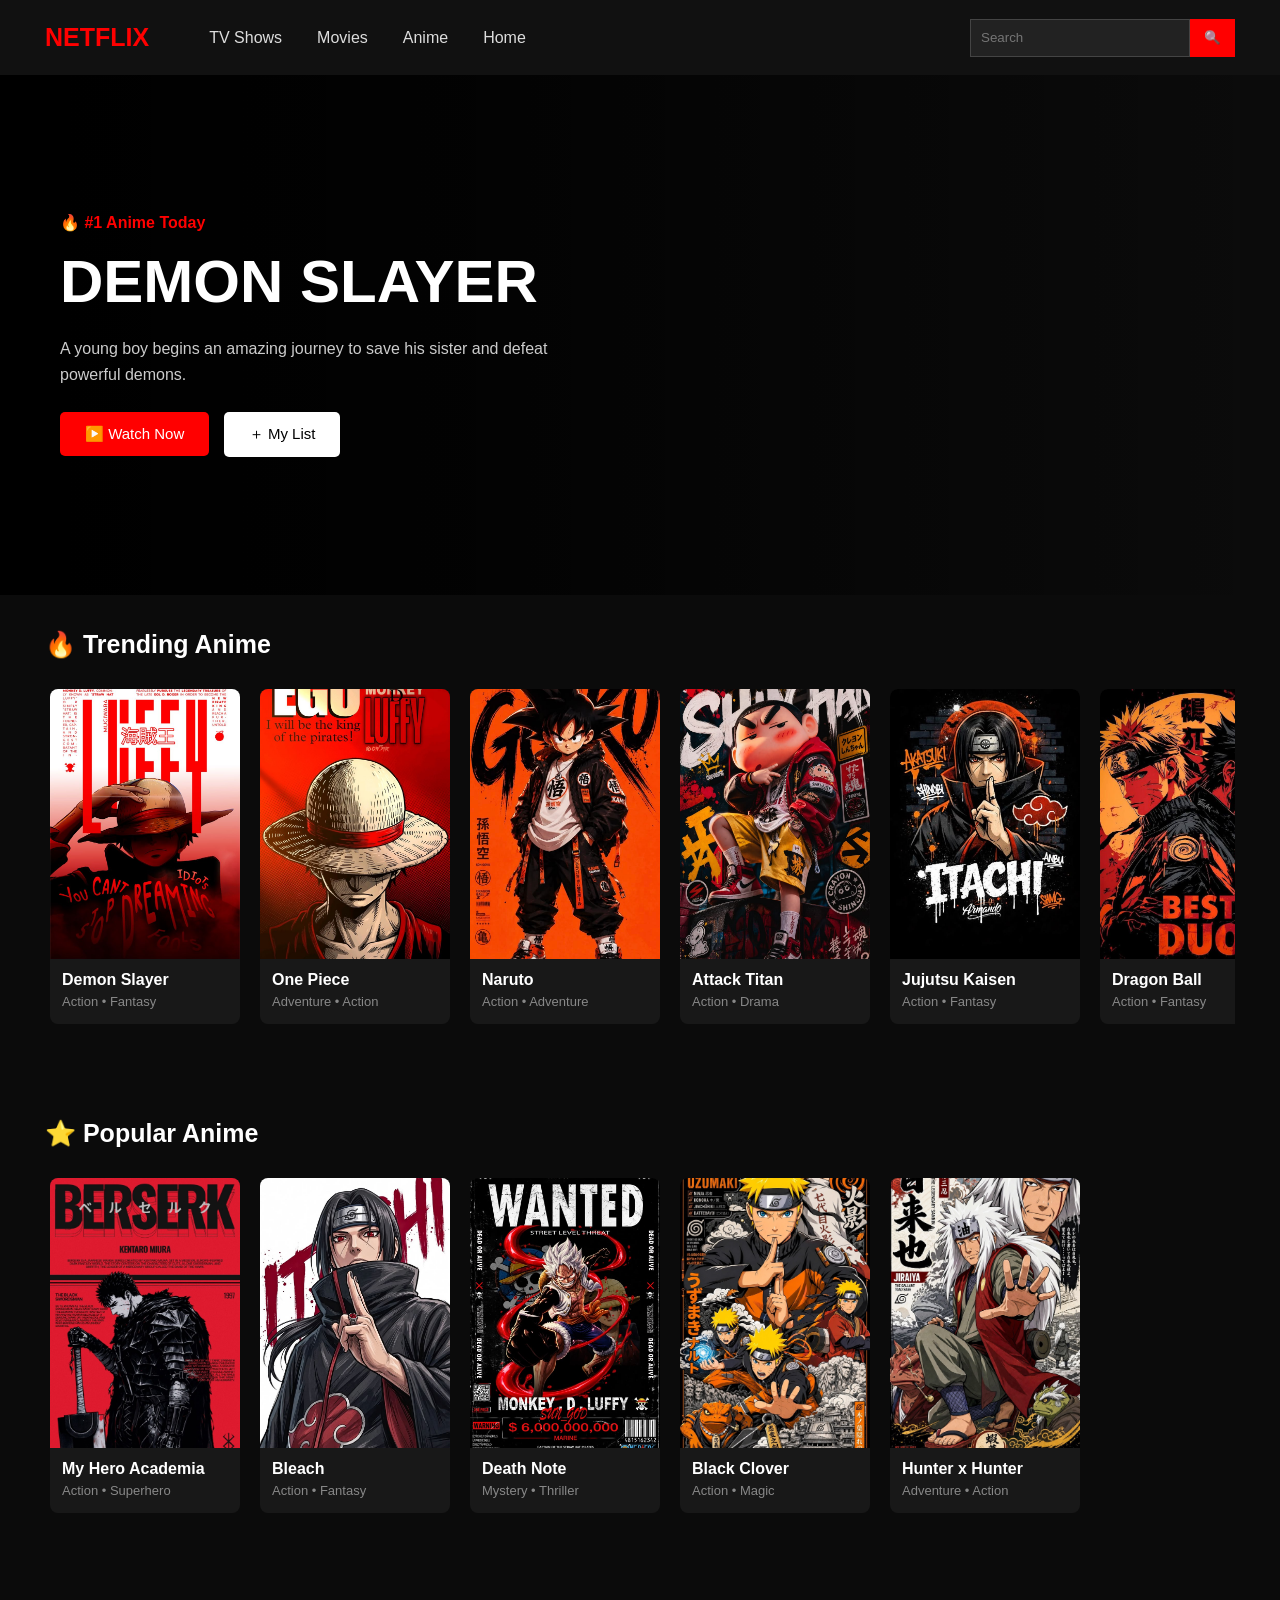
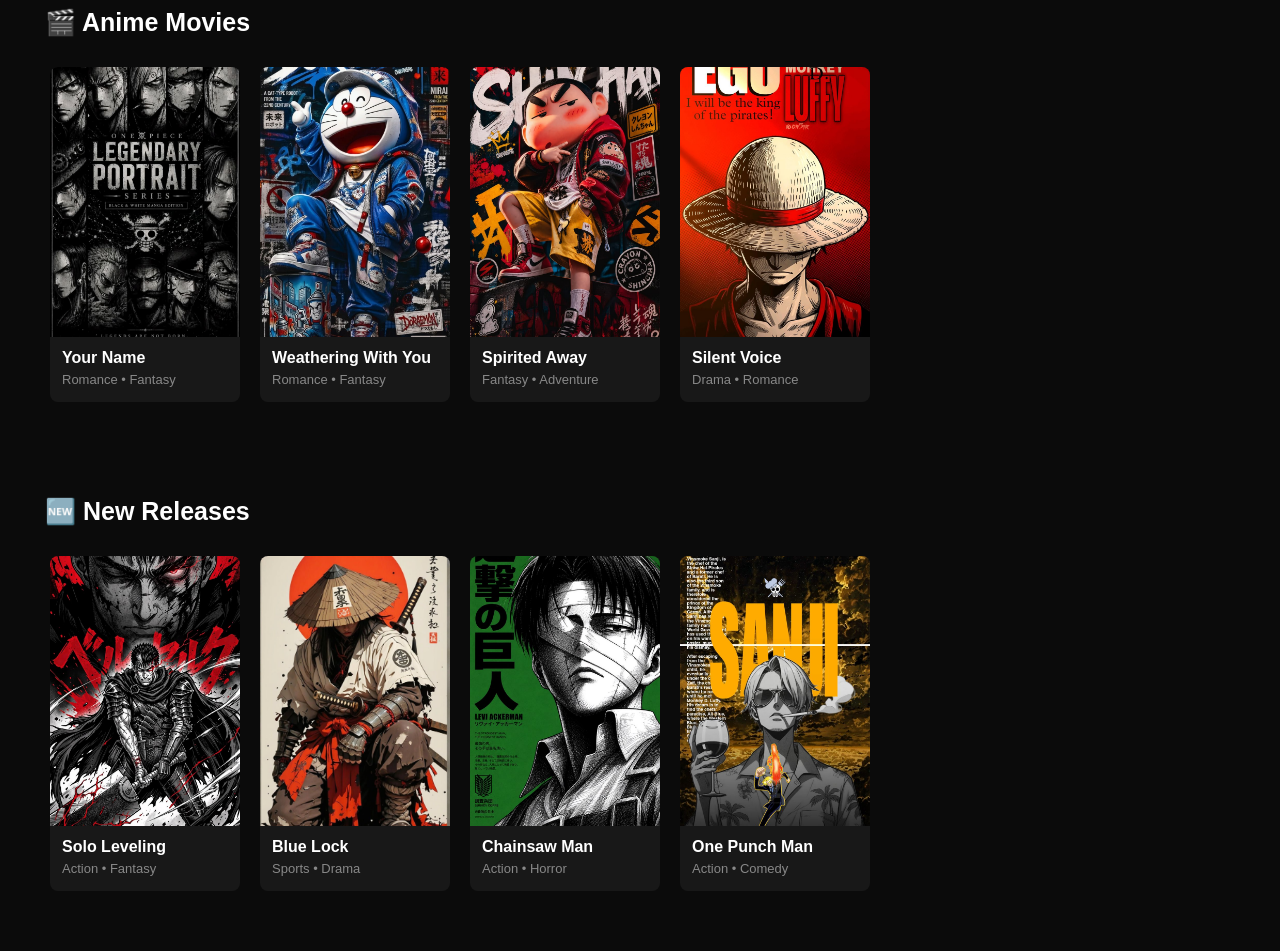
<file: anime.html>
<!DOCTYPE html>
<html lang="en">
<head>
    <meta charset="UTF-8">
    <meta name="viewport" content="width=device-width, initial-scale=1.0">
    <title>AnimeFlix</title>
    <link rel="stylesheet" href="anime.css">
</head>

<body>

<!-- NAVBAR -->
<nav class="navbar">

    <h1 class="logo"><span>NETFLIX</span></h1>

    <div class="nav-links">
        <a href="http://127.0.0.1:5500/tvshow.html">TV Shows</a>
        <a href="http://127.0.0.1:5500/movies.html#">Movies</a>
        <a href="http://127.0.0.1:5500/anime.html">Anime</a>
        <a href="index.html">Home</a>
    </div>

    <div class="search">
        <input type="text" placeholder="Search">
        <button>🔍</button>
    </div>

</nav>


<!-- HERO -->
<section class="hero">

    <div class="hero-content">

        <p>🔥 #1 Anime Today</p>

        <h1>DEMON SLAYER</h1>

        <p class="text">
            A young boy begins an amazing journey to save
            his sister and defeat powerful demons.
        </p>

        <button class="watch">▶️ Watch Now</button>
        <button class="list">＋ My List</button>

    </div>

</section>


<!-- TRENDING -->
<section class="section">

    <h2>🔥 Trending Anime</h2>

    <div class="movie-row">

        <div class="card">
            <img src="ani1.jpg">
            <h3>Demon Slayer</h3>
            <p>Action • Fantasy</p>
        </div>

        <div class="card">
            <img src="ani10.jpg">
            <h3>One Piece</h3>
            <p>Adventure • Action</p>
        </div>

        <div class="card">
            <img src="ani11.jpg">
            <h3>Naruto</h3>
            <p>Action • Adventure</p>
        </div>

        <div class="card">
            <img src="ani9.jpg">
            <h3>Attack Titan</h3>
            <p>Action • Drama</p>
        </div>

        <div class="card">
            <img src="ani12.jpg">
            <h3>Jujutsu Kaisen</h3>
            <p>Action • Fantasy</p>
        </div>

        <div class="card">
            <img src="ani13.jpg">
            <h3>Dragon Ball</h3>
            <p>Action • Fantasy</p>
        </div>

    </div>

</section>


<!-- POPULAR -->
<section class="section">

    <h2>⭐ Popular Anime</h2>

    <div class="movie-row">

        <div class="card">
            <img src="ani14.jpg">
            <h3>My Hero Academia</h3>
            <p>Action • Superhero</p>
        </div>

        <div class="card">
            <img src="ani2.jpg">
            <h3>Bleach</h3>
            <p>Action • Fantasy</p>
        </div>

        <div class="card">
            <img src="ani3.jpg">
            <h3>Death Note</h3>
            <p>Mystery • Thriller</p>
        </div>

        <div class="card">
            <img src="ani4.jpg">
            <h3>Black Clover</h3>
            <p>Action • Magic</p>
        </div>

        <div class="card">
            <img src="ani5.jpg">
            <h3>Hunter x Hunter</h3>
            <p>Adventure • Action</p>
        </div>

    </div>

</section>


<!-- MOVIES -->
<section class="section">

    <h2>🎬 Anime Movies</h2>

    <div class="movie-row">

        <div class="card">
            <img src="ani6.jpg">
            <h3>Your Name</h3>
            <p>Romance • Fantasy</p>
        </div>

        <div class="card">
            <img src="ani7.jpg">
            <h3>Weathering With You</h3>
            <p>Romance • Fantasy</p>
        </div>

        <div class="card">
            <img src="ani9.jpg">
            <h3>Spirited Away</h3>
            <p>Fantasy • Adventure</p>
        </div>

        <div class="card">
            <img src="ani10.jpg">
            <h3>Silent Voice</h3>
            <p>Drama • Romance</p>
        </div>

    </div>

</section>


<!-- NEW RELEASES -->
<section class="section">

    <h2>🆕 New Releases</h2>

    <div class="movie-row">

        <div class="card">
            <img src="ani15.jpg">
            <h3>Solo Leveling</h3>
            <p>Action • Fantasy</p>
        </div>

        <div class="card">
            <img src="ani16.jpg">
            <h3>Blue Lock</h3>
            <p>Sports • Drama</p>
        </div>

        <div class="card">
            <img src="ani17.jpg">
            <h3>Chainsaw Man</h3>
            <p>Action • Horror</p>
        </div>

        <div class="card">
            <img src="ani18.jpg">
            <h3>One Punch Man</h3>
            <p>Action • Comedy</p>
        </div>

    </div>

</section>

</body>
</html>
</file>
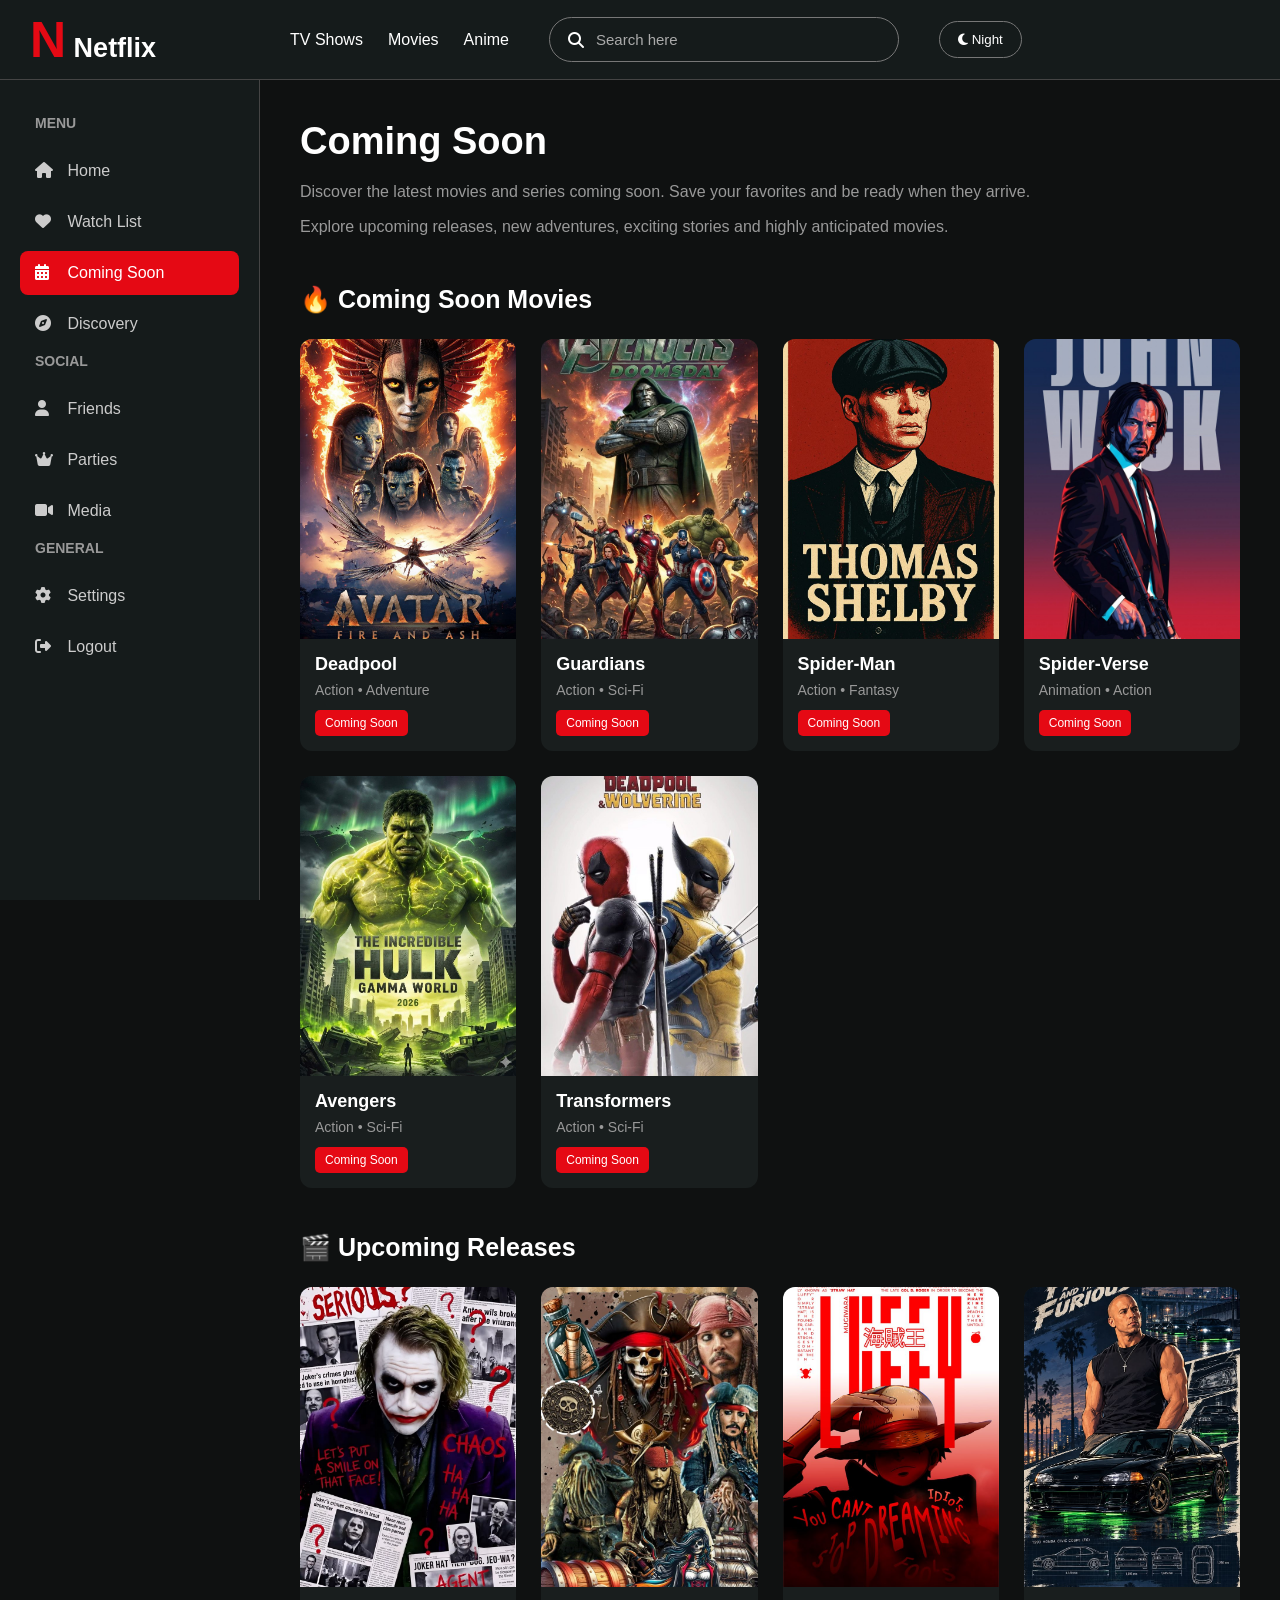
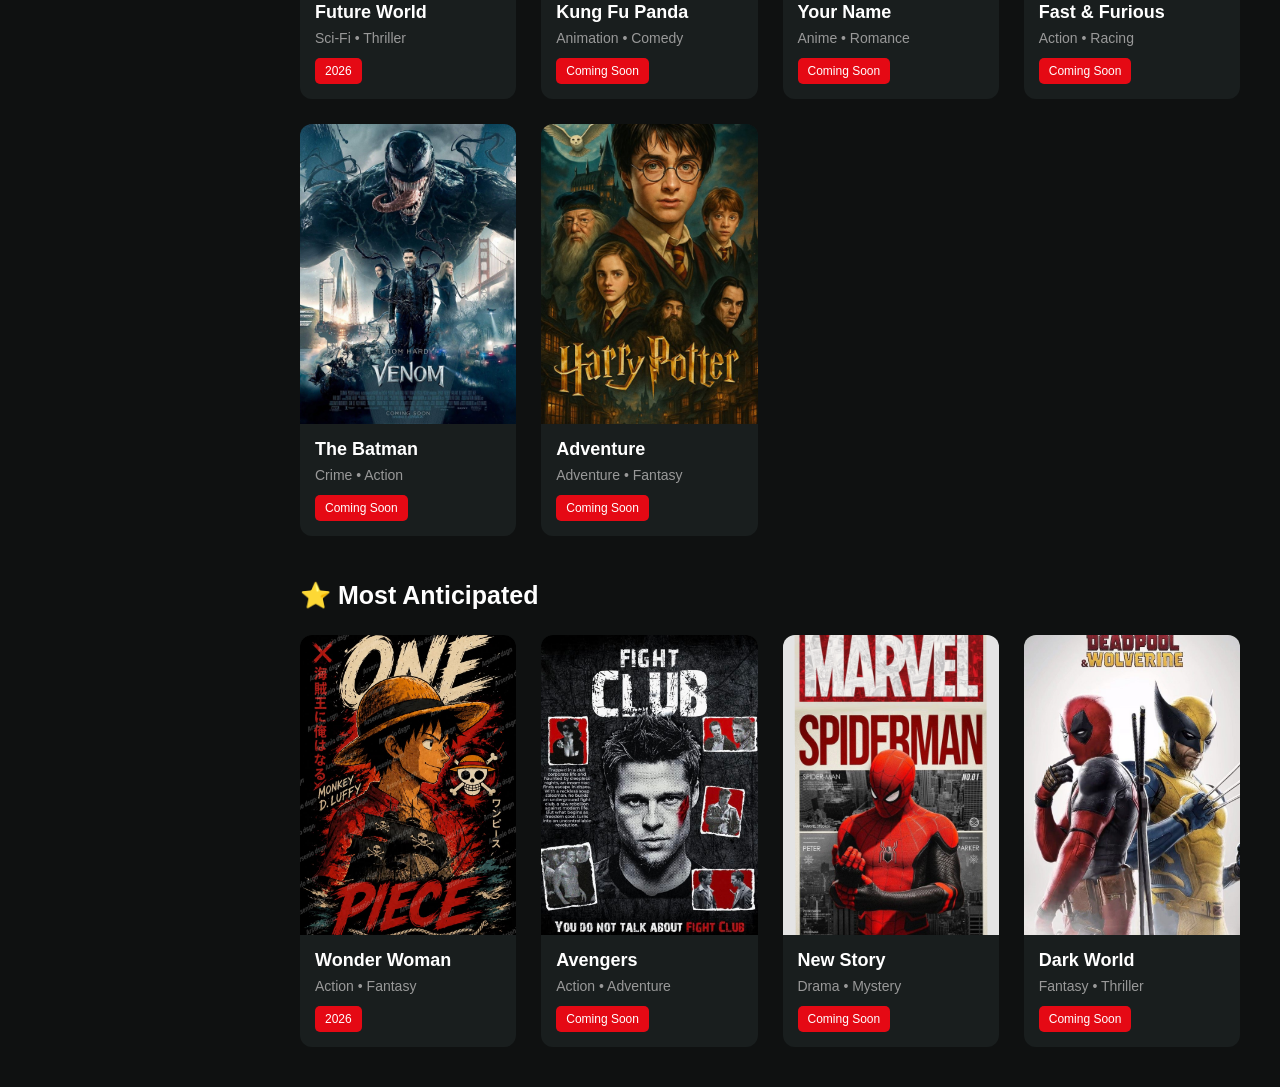
<file: coming.html>
<!DOCTYPE html>
<html lang="en">
<head>
    <meta charset="UTF-8">
    <meta name="viewport" content="width=device-width, initial-scale=1.0">

    <title>Coming Soon</title>

    <link rel="stylesheet" href="coming.css">

    <link rel="stylesheet"
          href="https://cdnjs.cloudflare.com/ajax/libs/font-awesome/6.5.2/css/all.min.css">
</head>

<body>

<!-- NAVBAR -->
<header class="navbar">

    <div class="logo">
        <span>N</span> Netflix
    </div>

    <div class="nav-links">
        <a href="">TV Shows</a>
        <a href="#">Movies</a>
        <a href="#">Anime</a>
    </div>

    <div class="search">
        <i class="fa-solid fa-magnifying-glass"></i>
        <input type="text" placeholder="Search here">
    </div>

    <button class="night">
        <i class="fa-solid fa-moon"></i> Night
    </button>

</header>


<!-- MAIN -->
<div class="main">

    <!-- SIDEBAR -->
    <aside class="sidebar">

        <h3>MENU</h3>

        <a href="index.html">
            <i class="fa-solid fa-house"></i>
            Home
        </a>

        <a href="watchlist.html">
            <i class="fa-solid fa-heart"></i>
            Watch List
        </a>

        <a href="coming.html" class="active">
            <i class="fa-solid fa-calendar-days"></i>
            Coming Soon
        </a>

        <a href="#">
            <i class="fa-solid fa-compass"></i>
            Discovery
        </a>


        <h3>SOCIAL</h3>

        <a href="#">
            <i class="fa-solid fa-user"></i>
            Friends
        </a>

        <a href="#">
            <i class="fa-solid fa-crown"></i>
            Parties
        </a>

        <a href="#">
            <i class="fa-solid fa-video"></i>
            Media
        </a>


        <h3>GENERAL</h3>

        <a href="#">
            <i class="fa-solid fa-gear"></i>
            Settings
        </a>

        <a href="#">
            <i class="fa-solid fa-right-from-bracket"></i>
            Logout
        </a>

    </aside>


    <!-- CONTENT -->
    <main class="content">

        <h1>Coming Soon</h1>

        <p class="intro">
            Discover the latest movies and series coming soon.
            Save your favorites and be ready when they arrive.
        </p>

        <p class="intro">
            Explore upcoming releases, new adventures, exciting
            stories and highly anticipated movies.
        </p>


        <!-- SECTION 1 -->

        <h2>🔥 Coming Soon Movies</h2>

        <div class="movie-grid">

            <div class="movie-card">
                <img src="avathar.jpg">
                <div class="info">
                    <h3>Deadpool</h3>
                    <p>Action • Adventure</p>
                    <span>Coming Soon</span>
                </div>
            </div>


            <div class="movie-card">
                <img src="avenger.jpg">
                <div class="info">
                    <h3>Guardians</h3>
                    <p>Action • Sci-Fi</p>
                    <span>Coming Soon</span>
                </div>
            </div>


            <div class="movie-card">
                <img src="tom.jpg">
                <div class="info">
                    <h3>Spider-Man</h3>
                    <p>Action • Fantasy</p>
                    <span>Coming Soon</span>
                </div>
            </div>


            <div class="movie-card">
                <img src="wick.jpg">
                <div class="info">
                    <h3>Spider-Verse</h3>
                    <p>Animation • Action</p>
                    <span>Coming Soon</span>
                </div>
            </div>


            <div class="movie-card">
                <img src="hulk.jpg">
                <div class="info">
                    <h3>Avengers</h3>
                    <p>Action • Sci-Fi</p>
                    <span>Coming Soon</span>
                </div>
            </div>


            <div class="movie-card">
                <img src="dead.jpg">
                <div class="info">
                    <h3>Transformers</h3>
                    <p>Action • Sci-Fi</p>
                    <span>Coming Soon</span>
                </div>
            </div>

        </div>


        <!-- SECTION 2 -->

        <h2>🎬 Upcoming Releases</h2>

        <div class="movie-grid">

            <div class="movie-card">
                <img src="du1.jpg">
                <div class="info">
                    <h3>Future World</h3>
                    <p>Sci-Fi • Thriller</p>
                    <span>2026</span>
                </div>
            </div>


            <div class="movie-card">
                <img src="du2.jpg">
                <div class="info">
                    <h3>Kung Fu Panda</h3>
                    <p>Animation • Comedy</p>
                    <span>Coming Soon</span>
                </div>
            </div>


            <div class="movie-card">
                <img src="ani1.jpg">
                <div class="info">
                    <h3>Your Name</h3>
                    <p>Anime • Romance</p>
                    <span>Coming Soon</span>
                </div>
            </div>


            <div class="movie-card">
                <img src="du6.jpg">
                <div class="info">
                    <h3>Fast & Furious</h3>
                    <p>Action • Racing</p>
                    <span>Coming Soon</span>
                </div>
            </div>


            <div class="movie-card">
                <img src="venum.jpg">
                <div class="info">
                    <h3>The Batman</h3>
                    <p>Crime • Action</p>
                    <span>Coming Soon</span>
                </div>
            </div>


            <div class="movie-card">
                <img src="hari.png">
                <div class="info">
                    <h3>Adventure</h3>
                    <p>Adventure • Fantasy</p>
                    <span>Coming Soon</span>
                </div>
            </div>

        </div>


        <!-- SECTION 3 -->

        <h2>⭐ Most Anticipated</h2>

        <div class="movie-grid">

            <div class="movie-card">
                <img src="onepice.jpg">
                <div class="info">
                    <h3>Wonder Woman</h3>
                    <p>Action • Fantasy</p>
                    <span>2026</span>
                </div>
            </div>


            <div class="movie-card">
                <img src="one.jpg">
                <div class="info">
                    <h3>Avengers</h3>
                    <p>Action • Adventure</p>
                    <span>Coming Soon</span>
                </div>
            </div>


            <div class="movie-card">
                <img src="spe.png">
                <div class="info">
                    <h3>New Story</h3>
                    <p>Drama • Mystery</p>
                    <span>Coming Soon</span>
                </div>
            </div>


            <div class="movie-card">
                <img src="dead.jpg">
                <div class="info">
                    <h3>Dark World</h3>
                    <p>Fantasy • Thriller</p>
                    <span>Coming Soon</span>
                </div>
            </div>

        </div>

    </main>

</div>

</body>
</html>
</file>
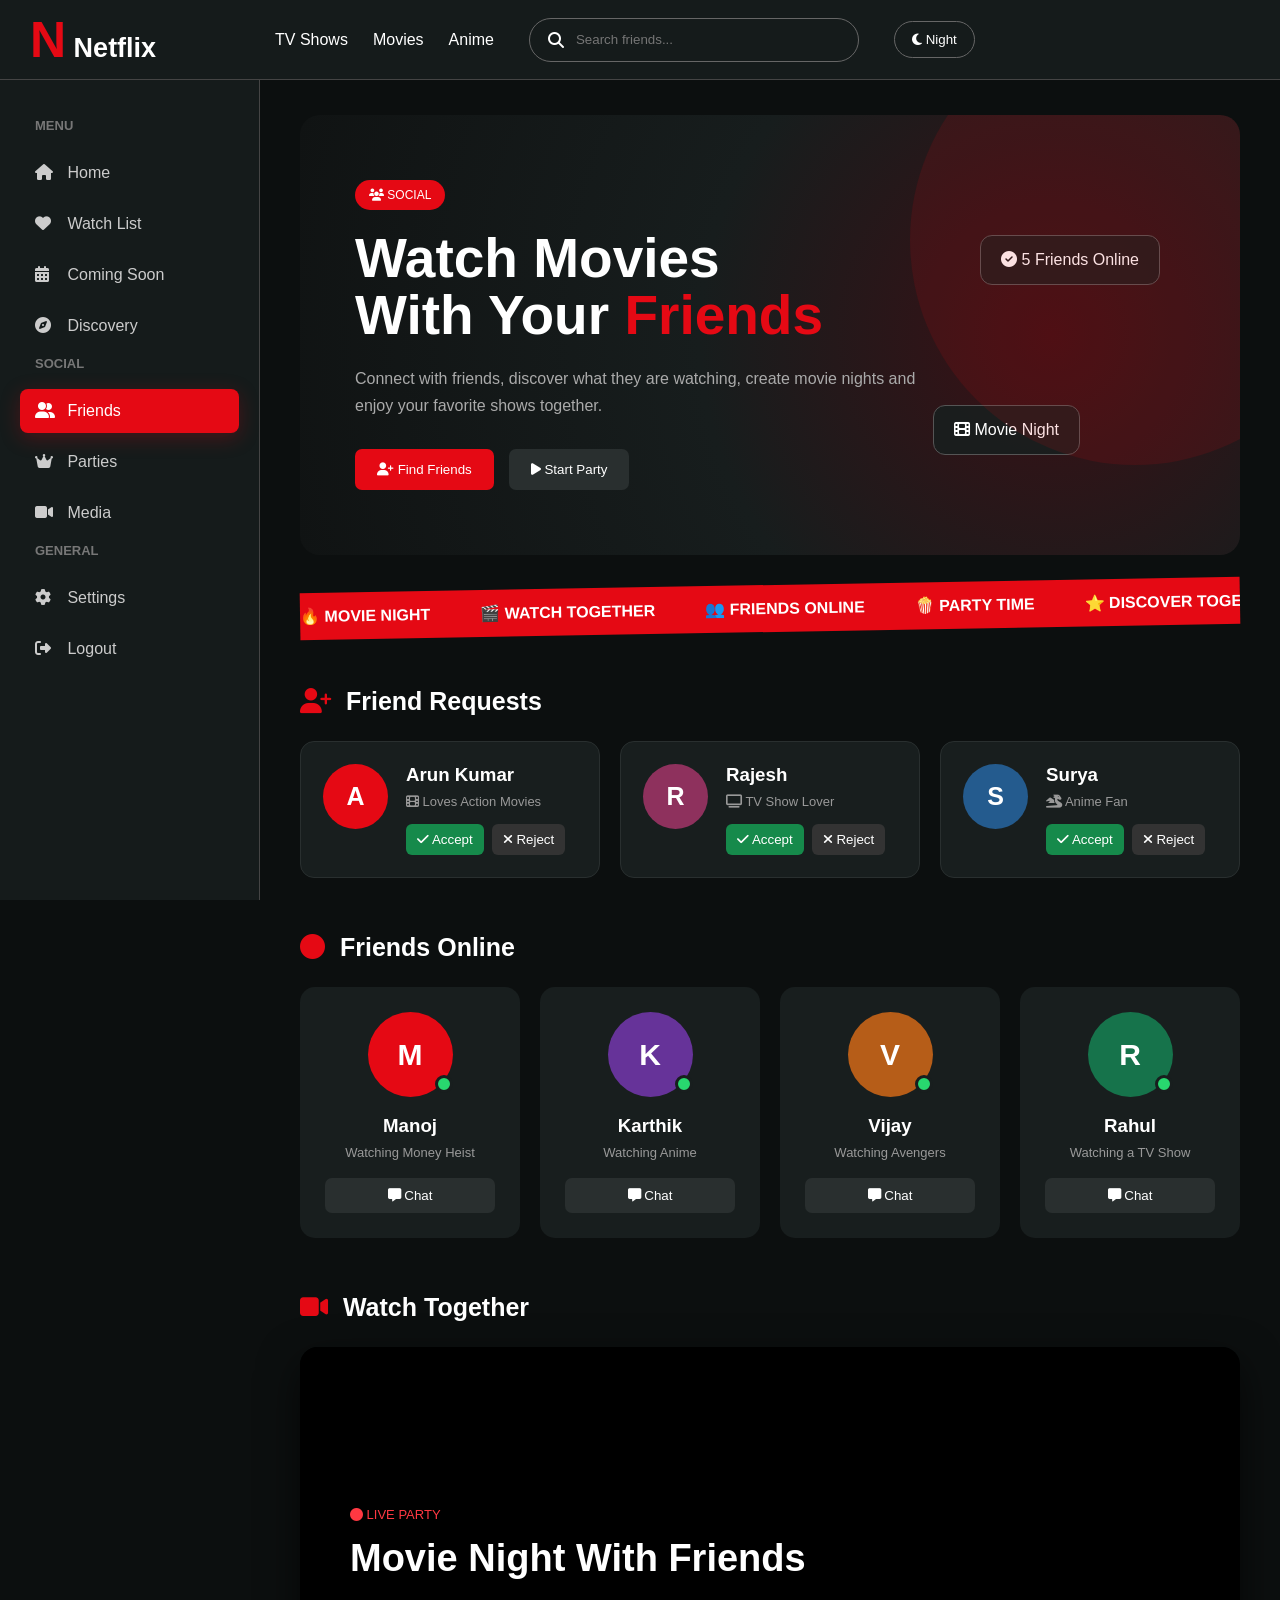
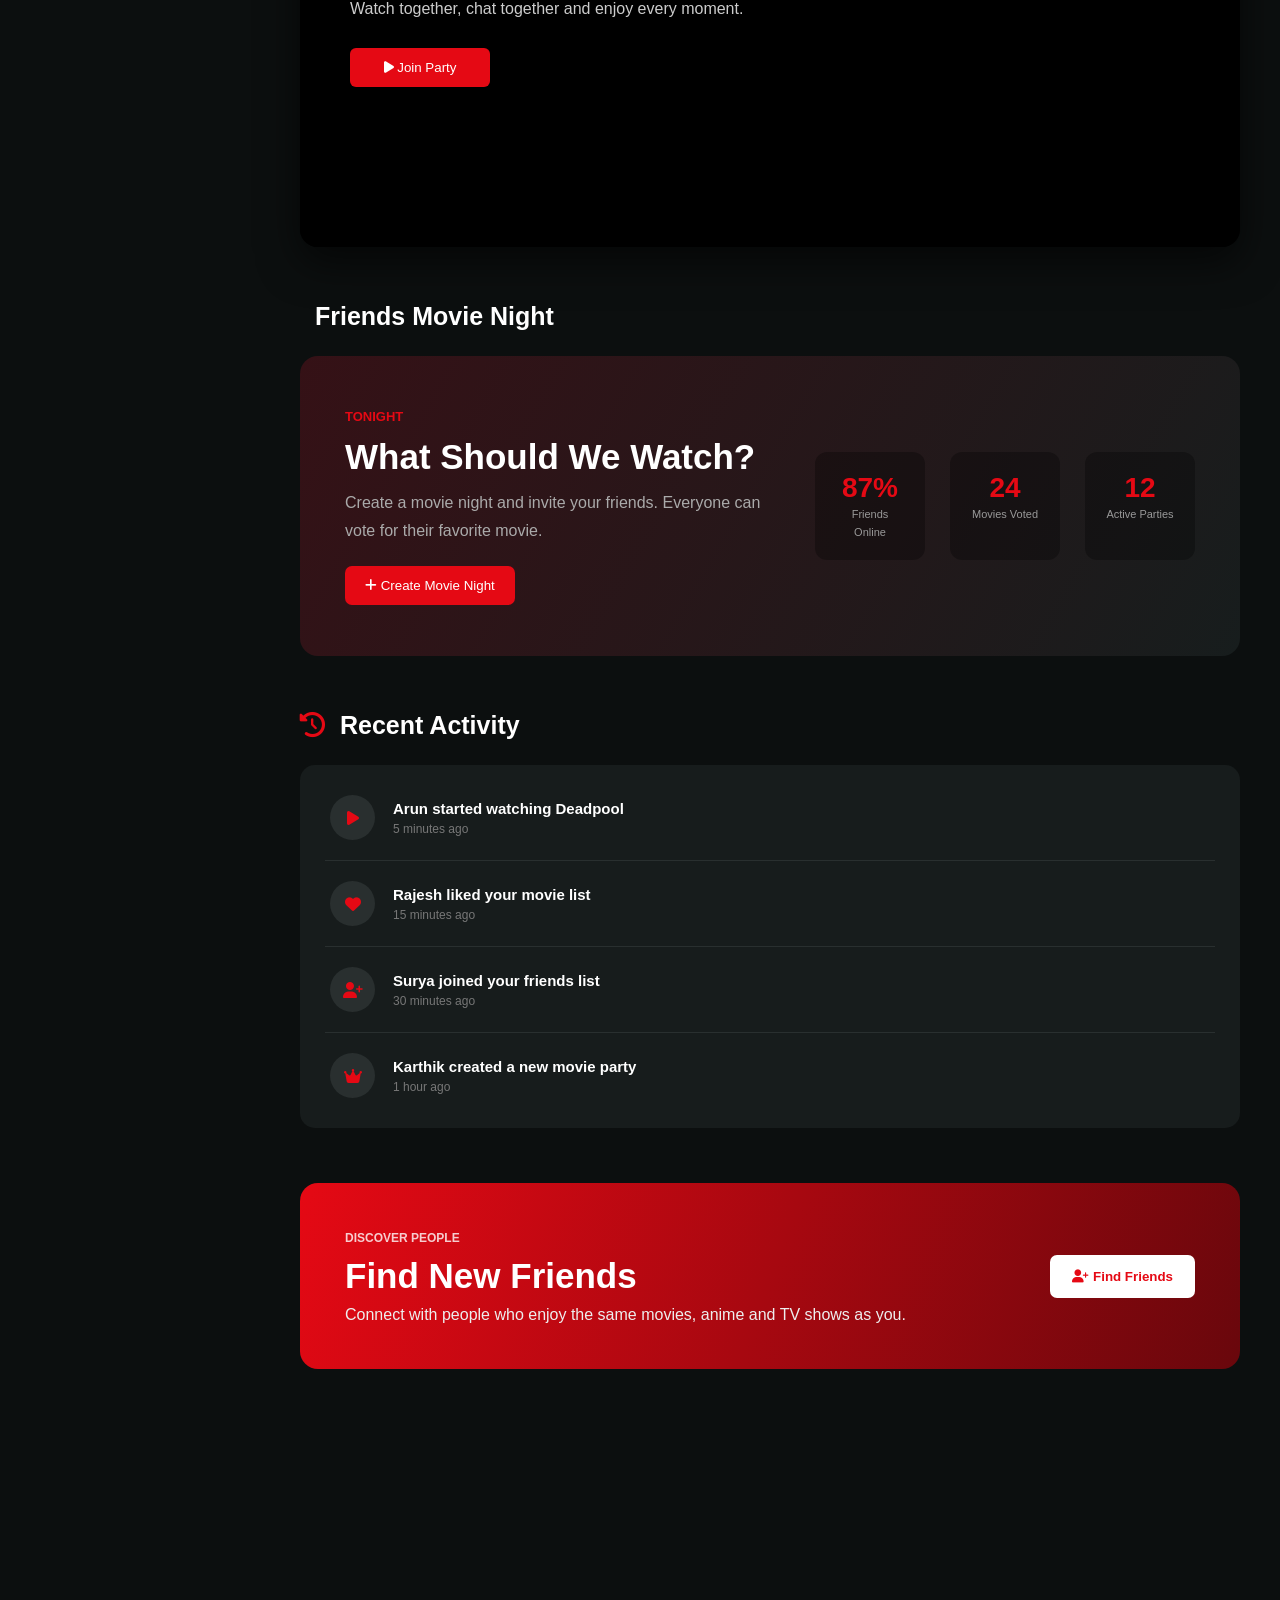
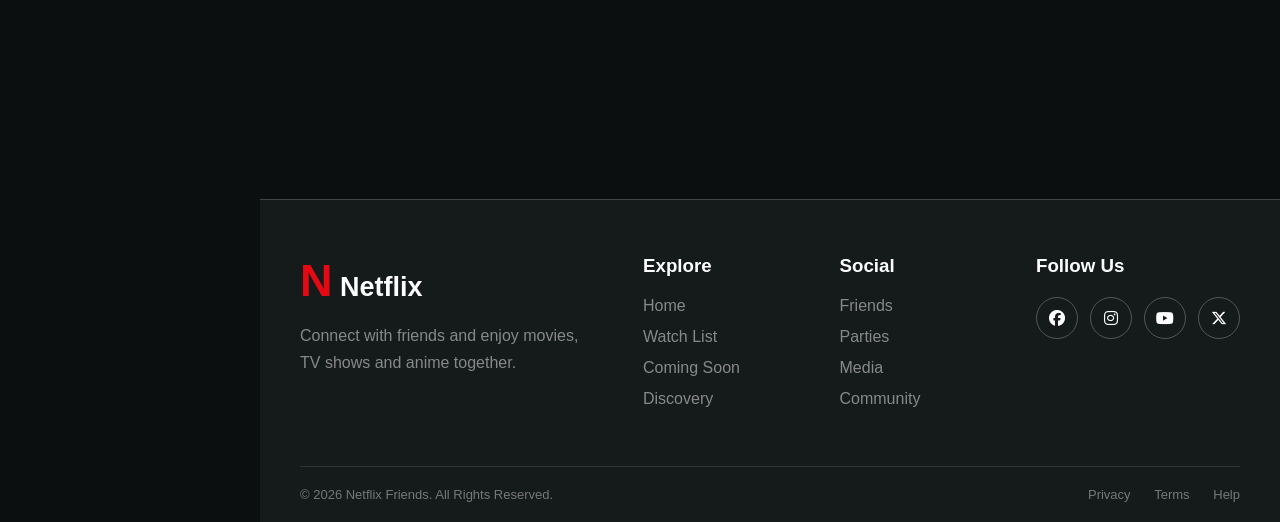
<file: fei.html>
<!DOCTYPE html>
<html lang="en">
<head>
    <meta charset="UTF-8">
    <meta name="viewport" content="width=device-width, initial-scale=1.0">

    <title>Friends - Netflix</title>

    <link rel="stylesheet" href="fri.css">

    <link rel="stylesheet"
          href="https://cdnjs.cloudflare.com/ajax/libs/font-awesome/6.5.2/css/all.min.css">
</head>

<body>

<!-- ================= NAVBAR ================= -->

<header class="navbar">

    <div class="logo">
        <span>N</span> Netflix
    </div>

    <div class="nav-links">
        <a href="index.css">TV Shows</a>
        <a href="#">Movies</a>
        <a href="#">Anime</a>
    </div>

    <div class="search">
        <i class="fa-solid fa-magnifying-glass"></i>
        <input type="text" placeholder="Search friends...">
    </div>

    <button class="night">
        <i class="fa-solid fa-moon"></i>
        Night
    </button>

</header>


<!-- ================= SIDEBAR ================= -->

<aside class="sidebar">

    <h3>MENU</h3>

    <a href="index.html">
        <i class="fa-solid fa-house"></i>
        Home
    </a>

    <a href="watchlist.html">
        <i class="fa-solid fa-heart"></i>
        Watch List
    </a>

    <a href="comingsoon.html">
        <i class="fa-solid fa-calendar-days"></i>
        Coming Soon
    </a>

    <a href="discovery.html">
        <i class="fa-solid fa-compass"></i>
        Discovery
    </a>


    <h3>SOCIAL</h3>

    <a href="friends.html" class="active">
        <i class="fa-solid fa-user-group"></i>
        Friends
    </a>

    <a href="#">
        <i class="fa-solid fa-crown"></i>
        Parties
    </a>

    <a href="#">
        <i class="fa-solid fa-video"></i>
        Media
    </a>


    <h3>GENERAL</h3>

    <a href="#">
        <i class="fa-solid fa-gear"></i>
        Settings
    </a>

    <a href="#">
        <i class="fa-solid fa-right-from-bracket"></i>
        Logout
    </a>

</aside>


<!-- ================= MAIN CONTENT ================= -->

<main class="content">

    <!-- HERO -->

    <section class="hero">

        <div class="hero-text">

            <span class="badge">
                <i class="fa-solid fa-users"></i>
                SOCIAL
            </span>

            <h1>
                Watch Movies<br>
                With Your <span>Friends</span>
            </h1>

            <p>
                Connect with friends, discover what they are watching,
                create movie nights and enjoy your favorite shows together.
            </p>

            <div class="hero-buttons">

                <button class="primary-btn">
                    <i class="fa-solid fa-user-plus"></i>
                    Find Friends
                </button>

                <button class="secondary-btn">
                    <i class="fa-solid fa-play"></i>
                    Start Party
                </button>

            </div>

        </div>

        <div class="hero-image">

            <div class="floating-card card-one">
                <i class="fa-solid fa-circle-check"></i>
                5 Friends Online
            </div>

            <div class="floating-card card-two">
                <i class="fa-solid fa-film"></i>
                Movie Night
            </div>

        </div>

    </section>


    <!-- ================= MOVING BANNER ================= -->

    <section class="moving-section">

        <div class="moving-track">

            <span>🔥 MOVIE NIGHT</span>
            <span>🎬 WATCH TOGETHER</span>
            <span>👥 FRIENDS ONLINE</span>
            <span>🍿 PARTY TIME</span>
            <span>⭐ DISCOVER TOGETHER</span>

            <span>🔥 MOVIE NIGHT</span>
            <span>🎬 WATCH TOGETHER</span>
            <span>👥 FRIENDS ONLINE</span>
            <span>🍿 PARTY TIME</span>

        </div>

    </section>


    <!-- ================= FRIEND REQUESTS ================= -->

    <h2>
        <i class="fa-solid fa-user-plus"></i>
        Friend Requests
    </h2>

    <section class="request-grid">

        <div class="request-card">

            <div class="avatar">
                A
            </div>

            <div class="request-info">

                <h3>Arun Kumar</h3>

                <p>
                    <i class="fa-solid fa-film"></i>
                    Loves Action Movies
                </p>

                <div class="request-buttons">

                    <button class="accept">
                        <i class="fa-solid fa-check"></i>
                        Accept
                    </button>

                    <button class="reject">
                        <i class="fa-solid fa-xmark"></i>
                        Reject
                    </button>

                </div>

            </div>

        </div>


        <div class="request-card">

            <div class="avatar pink">
                R
            </div>

            <div class="request-info">

                <h3>Rajesh</h3>

                <p>
                    <i class="fa-solid fa-tv"></i>
                    TV Show Lover
                </p>

                <div class="request-buttons">

                    <button class="accept">
                        <i class="fa-solid fa-check"></i>
                        Accept
                    </button>

                    <button class="reject">
                        <i class="fa-solid fa-xmark"></i>
                        Reject
                    </button>

                </div>

            </div>

        </div>


        <div class="request-card">

            <div class="avatar blue">
                S
            </div>

            <div class="request-info">

                <h3>Surya</h3>

                <p>
                    <i class="fa-solid fa-dragon"></i>
                    Anime Fan
                </p>

                <div class="request-buttons">

                    <button class="accept">
                        <i class="fa-solid fa-check"></i>
                        Accept
                    </button>

                    <button class="reject">
                        <i class="fa-solid fa-xmark"></i>
                        Reject
                    </button>

                </div>

            </div>

        </div>

    </section>


    <!-- ================= ONLINE FRIENDS ================= -->

    <h2>
        <i class="fa-solid fa-circle"></i>
        Friends Online
    </h2>

    <section class="friends-grid">

        <div class="friend-card">

            <div class="profile">
                <div class="profile-avatar">M</div>
                <span class="online"></span>
            </div>

            <h3>Manoj</h3>

            <p>
                Watching Money Heist
            </p>

            <button>
                <i class="fa-solid fa-message"></i>
                Chat
            </button>

        </div>


        <div class="friend-card">

            <div class="profile">
                <div class="profile-avatar purple">K</div>
                <span class="online"></span>
            </div>

            <h3>Karthik</h3>

            <p>
                Watching Anime
            </p>

            <button>
                <i class="fa-solid fa-message"></i>
                Chat
            </button>

        </div>


        <div class="friend-card">

            <div class="profile">
                <div class="profile-avatar orange">V</div>
                <span class="online"></span>
            </div>

            <h3>Vijay</h3>

            <p>
                Watching Avengers
            </p>

            <button>
                <i class="fa-solid fa-message"></i>
                Chat
            </button>

        </div>


        <div class="friend-card">

            <div class="profile">
                <div class="profile-avatar green">R</div>
                <span class="online"></span>
            </div>

            <h3>Rahul</h3>

            <p>
                Watching a TV Show
            </p>

            <button>
                <i class="fa-solid fa-message"></i>
                Chat
            </button>

        </div>

    </section>


    <!-- ================= VIDEO SECTION ================= -->

    <h2>
        <i class="fa-solid fa-video"></i>
        Watch Together
    </h2>

    <section class="video-section">

        <div class="video-box">

            <video autoplay muted loop playsinline>

                <source
                    src="https://cdn.coverr.co/videos/coverr-a-woman-watching-a-movie-1575/1080p.mp4"
                    type="video/mp4">

            </video>

            <div class="video-overlay">

                <span>
                    <i class="fa-solid fa-circle"></i>
                    LIVE PARTY
                </span>

                <h2>
                    Movie Night With Friends
                </h2>

                <p>
                    Watch together, chat together and enjoy every moment.
                </p>

                <button>
                    <i class="fa-solid fa-play"></i>
                    Join Party
                </button>

            </div>

        </div>

    </section>


    <!-- ================= MOVIE NIGHT ================= -->

    <h2>
        <i class="fa-solid fa-popcorn"></i>
        Friends Movie Night
    </h2>

    <section class="movie-night">

        <div class="night-content">

            <span class="small-title">
                TONIGHT
            </span>

            <h2>
                What Should We Watch?
            </h2>

            <p>
                Create a movie night and invite your friends.
                Everyone can vote for their favorite movie.
            </p>

            <button>
                <i class="fa-solid fa-plus"></i>
                Create Movie Night
            </button>

        </div>

        <div class="votes">

            <div>
                <strong>87%</strong>
                <span>Friends Online</span>
            </div>

            <div>
                <strong>24</strong>
                <span>Movies Voted</span>
            </div>

            <div>
                <strong>12</strong>
                <span>Active Parties</span>
            </div>

        </div>

    </section>


    <!-- ================= FRIEND ACTIVITY ================= -->

    <h2>
        <i class="fa-solid fa-clock-rotate-left"></i>
        Recent Activity
    </h2>

    <section class="activity">

        <div class="activity-item">

            <div class="activity-icon">
                <i class="fa-solid fa-play"></i>
            </div>

            <div>
                <h3>Arun started watching Deadpool</h3>
                <p>5 minutes ago</p>
            </div>

        </div>


        <div class="activity-item">

            <div class="activity-icon">
                <i class="fa-solid fa-heart"></i>
            </div>

            <div>
                <h3>Rajesh liked your movie list</h3>
                <p>15 minutes ago</p>
            </div>

        </div>


        <div class="activity-item">

            <div class="activity-icon">
                <i class="fa-solid fa-user-plus"></i>
            </div>

            <div>
                <h3>Surya joined your friends list</h3>
                <p>30 minutes ago</p>
            </div>

        </div>


        <div class="activity-item">

            <div class="activity-icon">
                <i class="fa-solid fa-crown"></i>
            </div>

            <div>
                <h3>Karthik created a new movie party</h3>
                <p>1 hour ago</p>
            </div>

        </div>

    </section>


    <!-- ================= FIND FRIENDS ================= -->

    <section class="find-friends">

        <div>

            <span>DISCOVER PEOPLE</span>

            <h2>
                Find New Friends
            </h2>

            <p>
                Connect with people who enjoy the same movies,
                anime and TV shows as you.
            </p>

        </div>

        <button>
            <i class="fa-solid fa-user-plus"></i>
            Find Friends
        </button>

    </section>


    <!-- EXTRA SPACE FOR SCROLL -->

    <div class="extra-space"></div>

</main>


<!-- ================= FOOTER ================= -->

<footer class="footer">

    <div class="footer-container">

        <div class="footer-column brand">

            <div class="footer-logo">
                <span>N</span> Netflix
            </div>

            <p>
                Connect with friends and enjoy movies,
                TV shows and anime together.
            </p>

        </div>


        <div class="footer-column">

            <h3>Explore</h3>

            <a href="netflix.html">Home</a>
            <a href="watchlist.html">Watch List</a>
            <a href="comingsoon.html">Coming Soon</a>
            <a href="discovery.html">Discovery</a>

        </div>


        <div class="footer-column">

            <h3>Social</h3>

            <a href="friends.html">Friends</a>
            <a href="#">Parties</a>
            <a href="#">Media</a>
            <a href="#">Community</a>

        </div>


        <div class="footer-column">

            <h3>Follow Us</h3>

            <div class="social-icons">

                <a href="#">
                    <i class="fa-brands fa-facebook"></i>
                </a>

                <a href="#">
                    <i class="fa-brands fa-instagram"></i>
                </a>

                <a href="#">
                    <i class="fa-brands fa-youtube"></i>
                </a>

                <a href="#">
                    <i class="fa-brands fa-x-twitter"></i>
                </a>

            </div>

        </div>

    </div>


    <div class="footer-bottom">

        <p>
            © 2026 Netflix Friends. All Rights Reserved.
        </p>

        <div>
            <a href="#">Privacy</a>
            <a href="#">Terms</a>
            <a href="#">Help</a>
        </div>

    </div>

</footer>

</body>
</html>
</file>
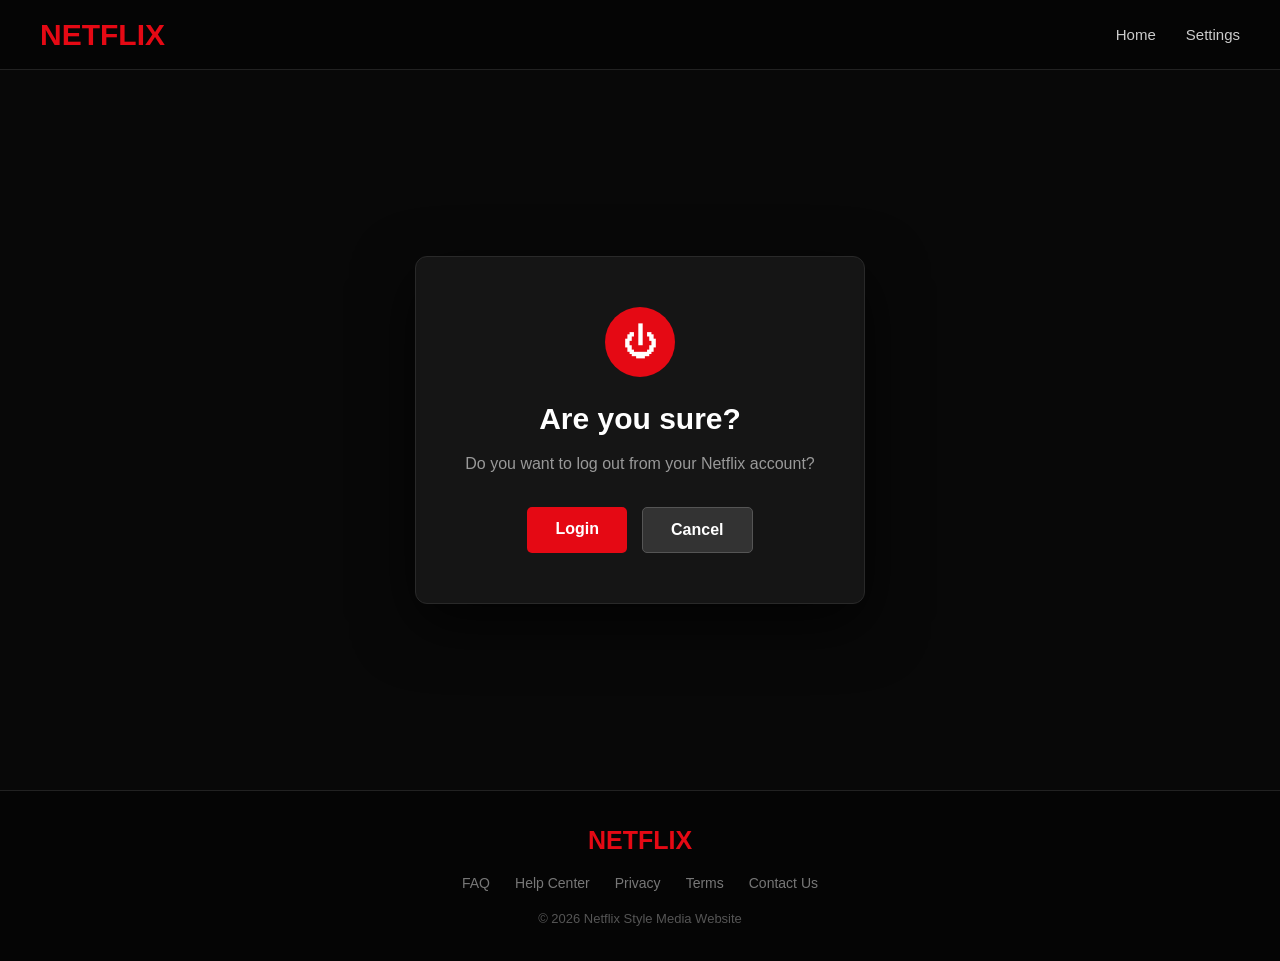
<file: log.html>
<!DOCTYPE html>
<html lang="en">
<head>
    <meta charset="UTF-8">
    <meta name="viewport" content="width=device-width, initial-scale=1.0">
    <title>Netflix - Logout</title>
    <link rel="stylesheet" href="log.css">
</head>

<body>

    <!-- NAVBAR -->
    <nav class="navbar">
        <div class="logo">NETFLIX</div>

        <div class="nav-right">
            <a href="index.html">Home</a>
            <a href="settings.html">Settings</a>
        </div>
    </nav>


    <!-- LOGOUT BOX -->
    <main class="logout-container">

        <div class="logout-box">

            <div class="logout-icon">⏻</div>

            <h1>Are you sure?</h1>

            <p>
                Do you want to log out from your Netflix account?
            </p>

            <div class="buttons">

                <a href="http://127.0.0.1:5500/login.html" class="logout-btn">
                    Login
                </a>

                <a href="index.html" class="cancel-btn">
                    Cancel
                </a>

            </div>

        </div>

    </main>


    <!-- FOOTER -->
    <footer>

        <div class="footer-logo">NETFLIX</div>

        <div class="footer-links">
            <a href="#">FAQ</a>
            <a href="#">Help Center</a>
            <a href="#">Privacy</a>
            <a href="#">Terms</a>
            <a href="#">Contact Us</a>
        </div>

        <p>© 2026 Netflix Style Media Website</p>

    </footer>

</body>
</html>
</file>
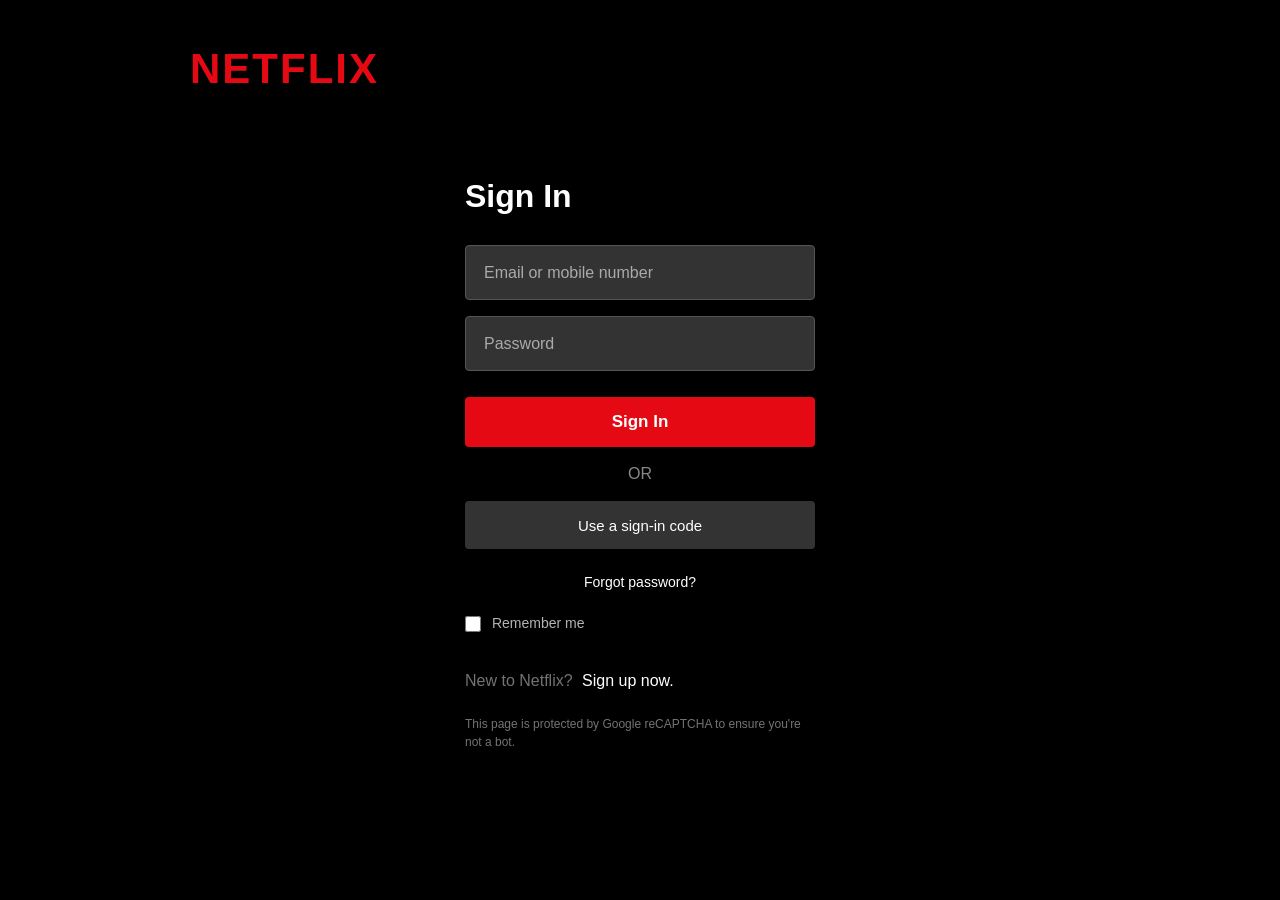
<file: login.html>
<!DOCTYPE html>
<html lang="en">
<head>
    <meta charset="UTF-8">
    <meta name="viewport" content="width=device-width, initial-scale=1.0">
    <title>Netflix Login</title>
    <link rel="stylesheet" href="login.css">
</head>

<body>

    <div class="login-page">

        <!-- LOGO -->
        <div class="logo">
            NETFLIX
        </div>

        <!-- LOGIN BOX -->
        <div class="login-box">

            <h1>Sign In</h1>

            <form>

                <input
                    type="text"
                    placeholder="Email or mobile number"
                    required
                >

                <input
                    type="password"
                    placeholder="Password"
                    required
                >

                <button type="submit">
                    Sign In
                </button>

                <div class="or">
                    OR
                </div>

                <button type="button" class="code-btn">
                    Use a sign-in code
                </button>

                <a href="#" class="forgot">
                    Forgot password?
                </a>

                <div class="remember">
                    <label>
                        <input type="checkbox">
                        Remember me
                    </label>
                </div>

                <div class="signup">
                    <span>New to Netflix?</span>
                    <a href="#">Sign up now.</a>
                </div>

                <p class="captcha">
                    This page is protected by Google reCAPTCHA
                    to ensure you're not a bot.
                </p>

            </form>

        </div>

    </div>

</body>
</html>
</file>
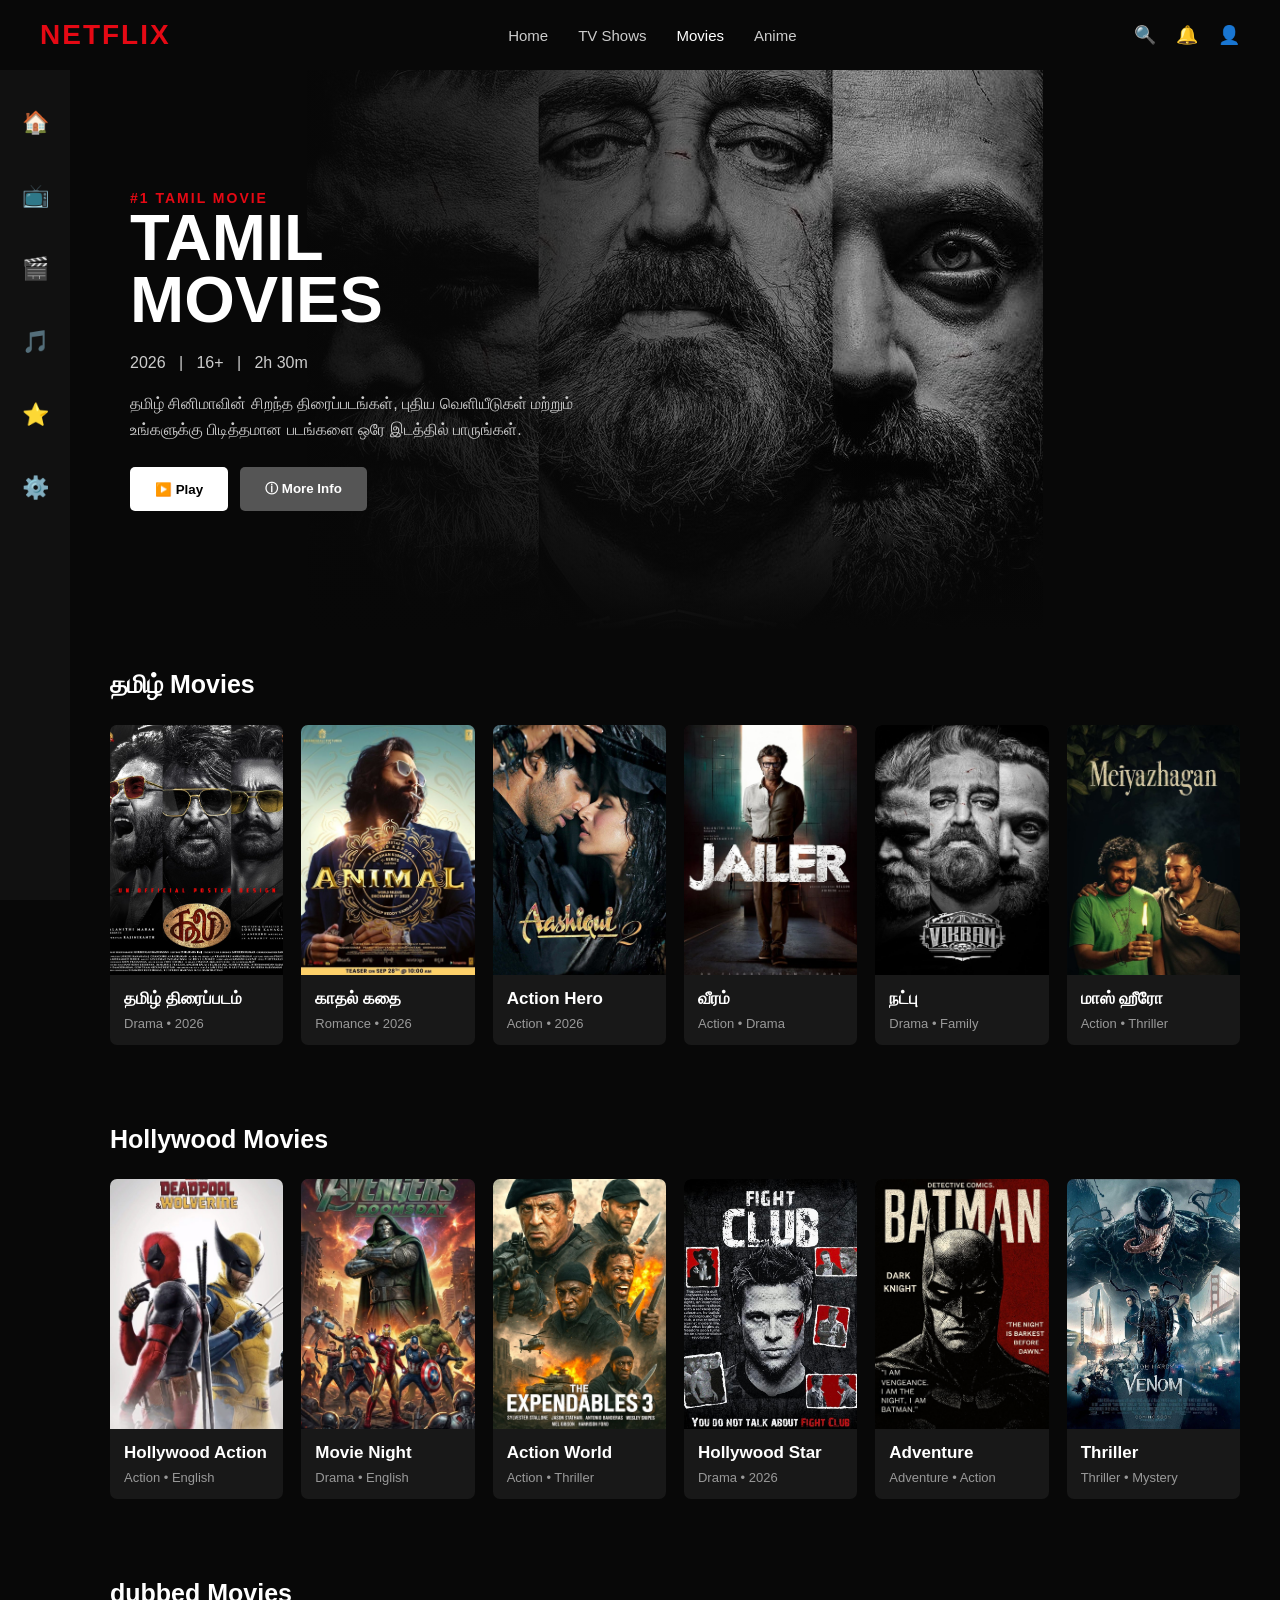
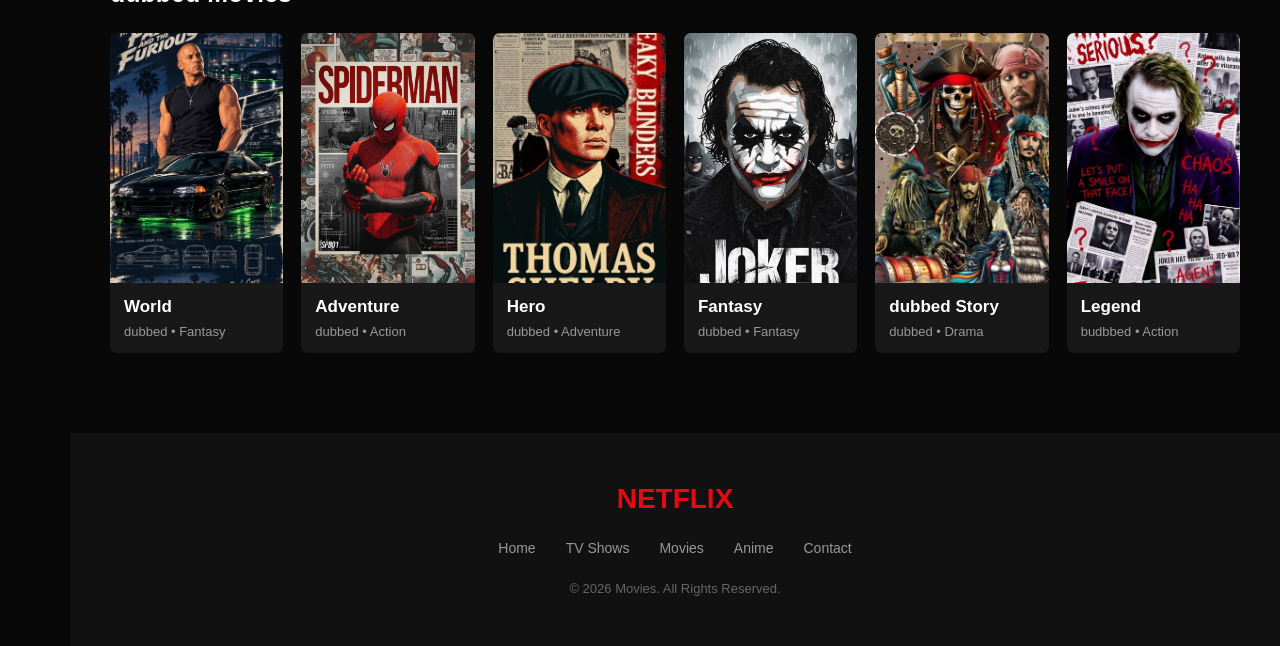
<file: movies.html>
<!DOCTYPE html>
<html lang="en">
<head>
    <meta charset="UTF-8">
    <meta name="viewport" content="width=device-width, initial-scale=1.0">

    <title>Movies</title>

    <link rel="stylesheet" href="movies.css">
</head>

<body>

<!-- ================= NAVBAR ================= -->

<header class="navbar">

    <div class="logo">
        NETFLIX
    </div>

    <nav>
        <a href="index.html">Home</a>
        <a href="http://127.0.0.1:5500/tvshow.html">TV Shows</a>
        <a href="http://127.0.0.1:5500/movies.html#" class="active">Movies</a>
        <a href="http://127.0.0.1:5500/anime.html">Anime</a>
    </nav>

    <div class="right-menu">
        <span>🔍</span>
        <span>🔔</span>
        <span>👤</span>
    </div>

</header>


<!-- ================= SIDEBAR ================= -->

<aside class="sidebar">

    <a href="#">🏠</a>
    <a href="#">📺</a>
    <a href="#">🎬</a>
    <a href="#">🎵</a>
    <a href="#">⭐</a>
    <a href="#">⚙️</a>

</aside>


<!-- ================= MAIN ================= -->

<main>

    <!-- ================= HERO ================= -->

    <section class="hero">

        <div class="hero-content">

            <span class="tag">
                #1 TAMIL MOVIE
            </span>

            <h1>
                TAMIL<br>
                MOVIES
            </h1>

            <p class="movie-info">
                2026 &nbsp; | &nbsp; 16+ &nbsp; | &nbsp; 2h 30m
            </p>

            <p>
                தமிழ் சினிமாவின் சிறந்த திரைப்படங்கள்,
                புதிய வெளியீடுகள் மற்றும் உங்களுக்கு
                பிடித்தமான படங்களை ஒரே இடத்தில் பாருங்கள்.
            </p>

            <div class="buttons">

                <button class="play">
                    ▶️ Play
                </button>

                <button class="info">
                    ⓘ More Info
                </button>

            </div>

        </div>

    </section>


    <!-- ================================================= -->
    <!-- TAMIL MOVIES -->
    <!-- ================================================= -->

    <section class="movie-section">

        <h2>தமிழ் Movies</h2>

        <div class="movie-grid">


            <!-- CARD 1 -->

            <div class="movie-card">

                <img
                src="goli.jpg">

                <div class="card-content">

                    <h3>தமிழ் திரைப்படம்</h3>

                    <p>Drama • 2026</p>

                </div>

            </div>


            <!-- CARD 2 -->

            <div class="movie-card">

                <img
                src="./2.jpg">

                <div class="card-content">

                    <h3>காதல் கதை</h3>

                    <p>Romance • 2026</p>

                </div>

            </div>


            <!-- CARD 3 -->

            <div class="movie-card">

                <img
                src="./3.jpg">

                <div class="card-content">

                    <h3>Action Hero</h3>

                    <p>Action • 2026</p>

                </div>

            </div>


            <!-- CARD 4 -->

            <div class="movie-card">

                <img
                src="./4.jpg">

                <div class="card-content">

                    <h3>வீரம்</h3>

                    <p>Action • Drama</p>

                </div>

            </div>


            <!-- CARD 5 -->

            <div class="movie-card">

                <img
                src="./5.jpg">

                <div class="card-content">

                    <h3>நட்பு</h3>

                    <p>Drama • Family</p>

                </div>

            </div>


            <!-- CARD 6 -->

            <div class="movie-card">

                <img
                src="./6.jpg">

                <div class="card-content">

                    <h3>மாஸ் ஹீரோ</h3>

                    <p>Action • Thriller</p>

                </div>

            </div>


        </div>

    </section>


    <!-- ================================================= -->
    <!-- HOLLYWOOD MOVIES -->
    <!-- ================================================= -->

    <section class="movie-section">

        <h2>Hollywood Movies</h2>

        <div class="movie-grid">


            <!-- CARD 1 -->

            <div class="movie-card">

                <img
                src="dead.jpg">

                <div class="card-content">

                    <h3>Hollywood Action</h3>

                    <p>Action • English</p>

                </div>

            </div>


            <!-- CARD 2 -->

            <div class="movie-card">

                <img
                src="avenger.jpg">

                <div class="card-content">

                    <h3>Movie Night</h3>

                    <p>Drama • English</p>

                </div>

            </div>


            <!-- CARD 3 -->

            <div class="movie-card">

                <img
                src="three.jpg">

                <div class="card-content">

                    <h3>Action World</h3>

                    <p>Action • Thriller</p>

                </div>

            </div>


            <!-- CARD 4 -->

            <div class="movie-card">

                <img
                src="one.jpg">

                <div class="card-content">

                    <h3>Hollywood Star</h3>

                    <p>Drama • 2026</p>

                </div>

            </div>


            <!-- CARD 5 -->

            <div class="movie-card">

                <img
                src="two.jpg">

                <div class="card-content">

                    <h3>Adventure</h3>

                    <p>Adventure • Action</p>

                </div>

            </div>


            <!-- CARD 6 -->

            <div class="movie-card">

                <img
                src="venum.jpg">

                <div class="card-content">

                    <h3>Thriller</h3>

                    <p>Thriller • Mystery</p>

                </div>

            </div>


        </div>

    </section>


    <!-- ================================================= -->
    <!-- ANIME MOVIES -->
    <!-- ================================================= -->

    <section class="movie-section">

        <h2>dubbed Movies</h2>

        <div class="movie-grid">


            <!-- ANIME 1 -->

            <div class="movie-card">

                <img
                src="du6.jpg">

                <div class="card-content">

                    <h3> World</h3>

                    <p>dubbed • Fantasy</p>

                </div>

            </div>


            <!-- ANIME 2 -->

            <div class="movie-card">

                <img
                src="du5.png">

                <div class="card-content">

                    <h3> Adventure</h3>

                    <p>dubbed • Action</p>

                </div>

            </div>


            <!-- ANIME 3 -->

            <div class="movie-card">

                <img
                src="du7.jpg">

                <div class="card-content">

                    <h3> Hero</h3>

                    <p>dubbed • Adventure</p>

                </div>

            </div>


            <!-- ANIME 4 -->

            <div class="movie-card">

                <img
                src="du3.jpg">

                <div class="card-content">

                    <h3>Fantasy </h3>

                    <p>dubbed • Fantasy</p>

                </div>

            </div>


            <!-- ANIME 5 -->

            <div class="movie-card">

                <img
                src="du2.jpg">

                <div class="card-content">

                    <h3>dubbed Story</h3>

                    <p>dubbed • Drama</p>

                </div>

            </div>


            <!-- ANIME 6 -->

            <div class="movie-card">

                <img
                src="du1.jpg">

                <div class="card-content">

                    <h3> Legend</h3>

                    <p>budbbed • Action</p>

                </div>

            </div>


        </div>

    </section>


    <!-- ================= FOOTER ================= -->

    <footer>

        <div class="footer-logo">
            NETFLIX
        </div>

        <div class="footer-links">

            <a href="#">Home</a>
            <a href="#">TV Shows</a>
            <a href="#">Movies</a>
            <a href="#">Anime</a>
            <a href="#">Contact</a>

        </div>

        <p>
            © 2026 Movies. All Rights Reserved.
        </p>

    </footer>

</main>

</body>
</html>
</file>
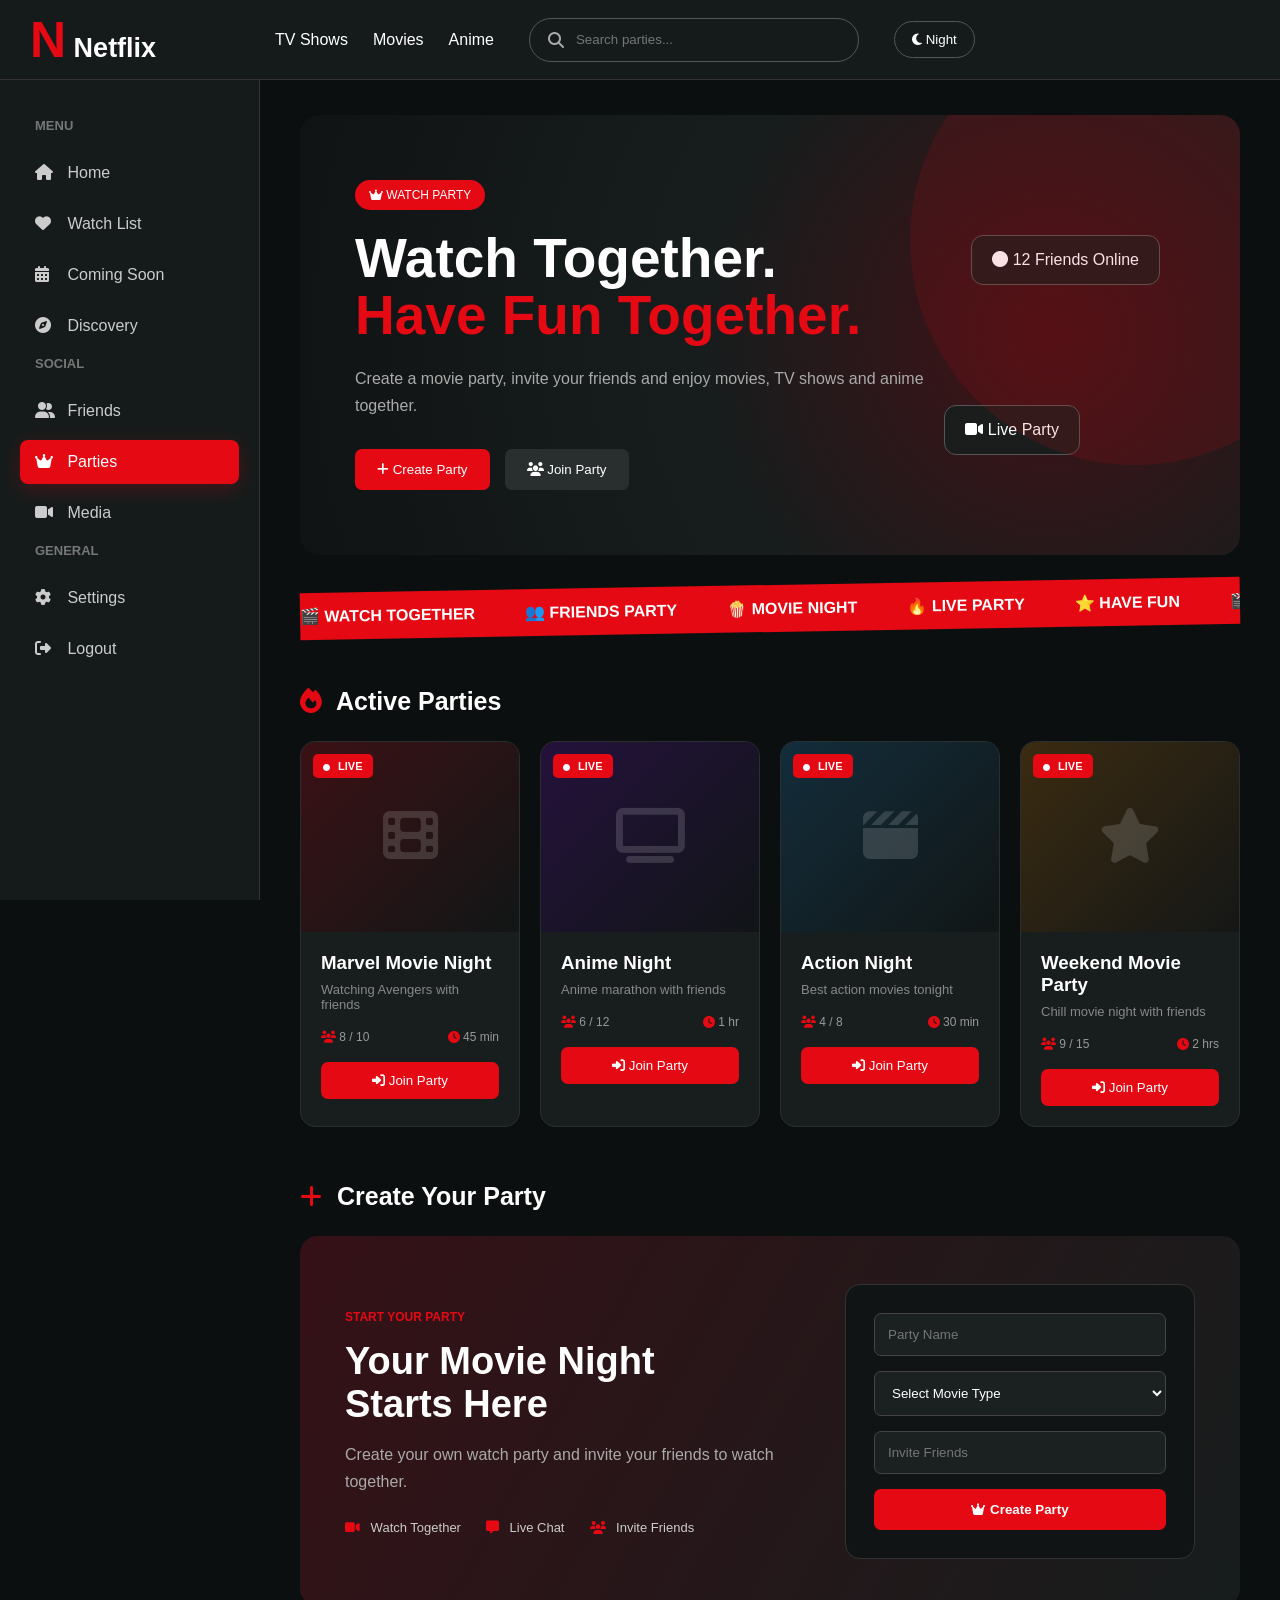
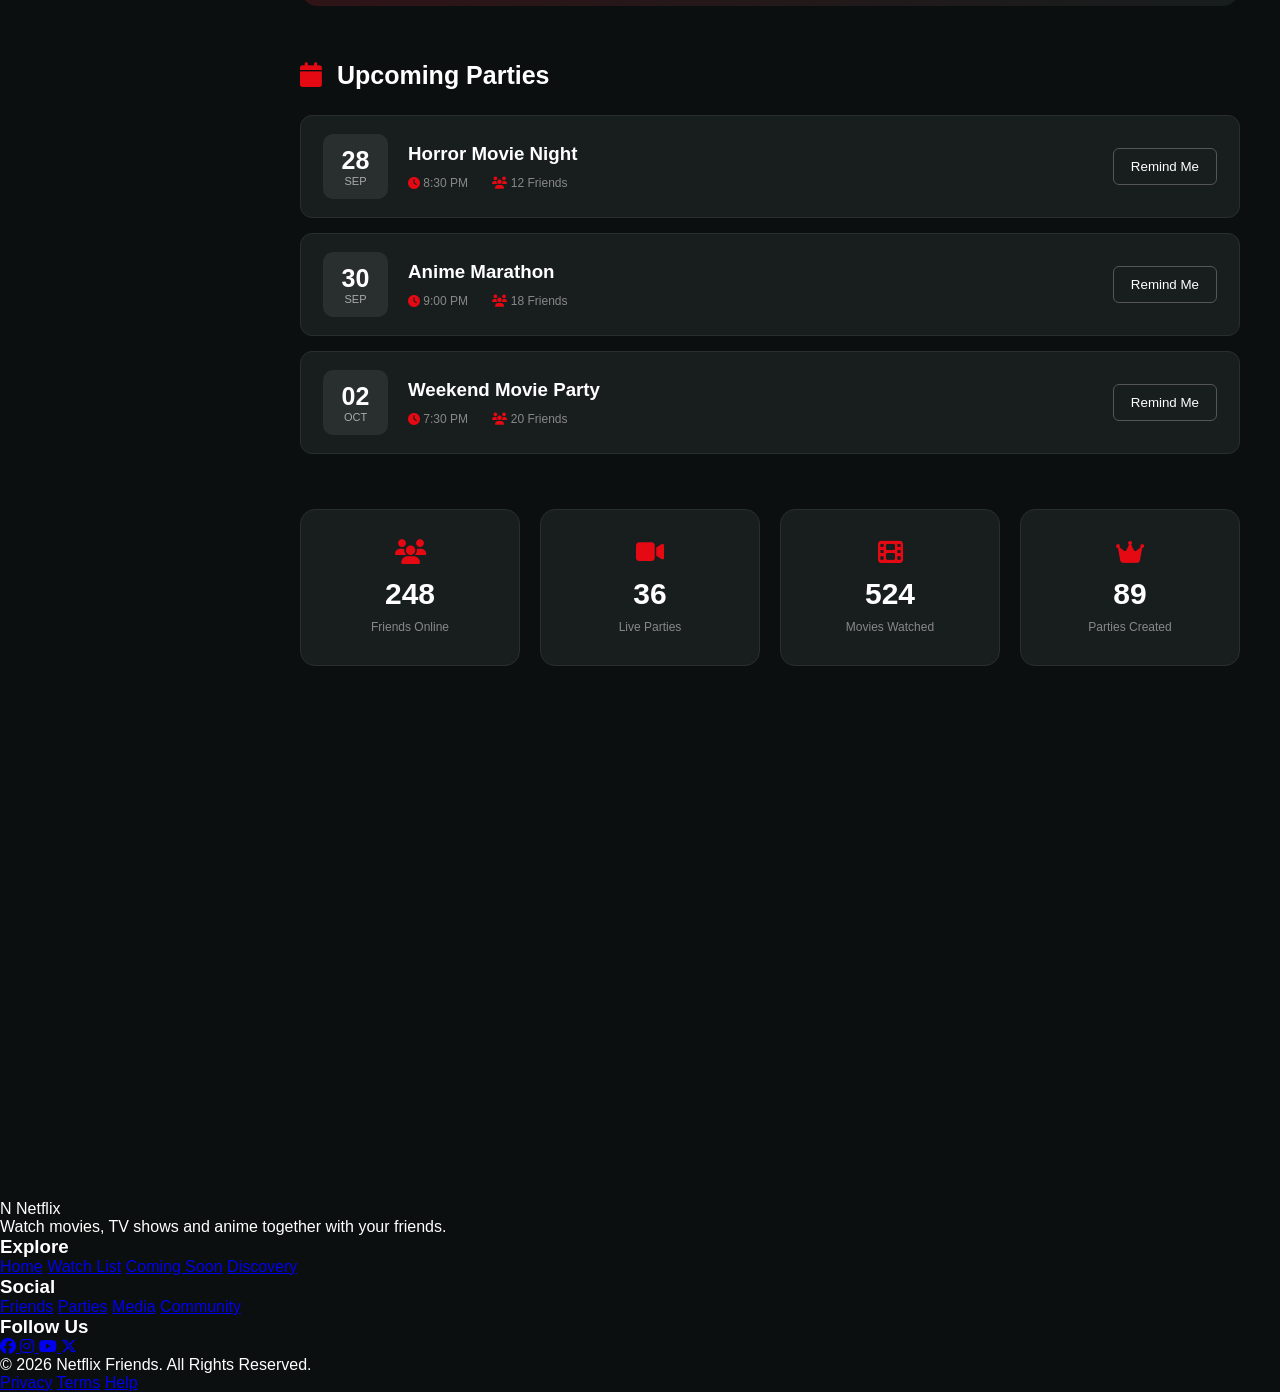
<file: parti.html>
<!DOCTYPE html>
<html lang="en">
<head>
    <meta charset="UTF-8">
    <meta name="viewport" content="width=device-width, initial-scale=1.0">

    <title>Parties - Netflix</title>

    <link rel="stylesheet" href="parti.css">

    <link rel="stylesheet"
          href="https://cdnjs.cloudflare.com/ajax/libs/font-awesome/6.5.2/css/all.min.css">
</head>

<body>

<!-- ================= NAVBAR ================= -->

<header class="navbar">

    <div class="logo">
        <span>N</span> Netflix
    </div>

    <div class="nav-links">
        <a href="index.css">TV Shows</a>
        <a href="#">Movies</a>
        <a href="#">Anime</a>
    </div>

    <div class="search">
        <i class="fa-solid fa-magnifying-glass"></i>
        <input type="text" placeholder="Search parties...">
    </div>

    <button class="night">
        <i class="fa-solid fa-moon"></i>
        Night
    </button>

</header>


<!-- ================= SIDEBAR ================= -->

<aside class="sidebar">

    <h3>MENU</h3>

    <a href="index.html">
        <i class="fa-solid fa-house"></i>
        Home
    </a>

    <a href="watchlist.html">
        <i class="fa-solid fa-heart"></i>
        Watch List
    </a>

    <a href="comingsoon.html">
        <i class="fa-solid fa-calendar-days"></i>
        Coming Soon
    </a>

    <a href="discovery.html">
        <i class="fa-solid fa-compass"></i>
        Discovery
    </a>


    <h3>SOCIAL</h3>

    <a href="friends.html">
        <i class="fa-solid fa-user-group"></i>
        Friends
    </a>

    <a href="parti.html" class="active">
        <i class="fa-solid fa-crown"></i>
        Parties
    </a>

    <a href="media.html">
        <i class="fa-solid fa-video"></i>
        Media
    </a>


    <h3>GENERAL</h3>

    <a href="settings.html">
        <i class="fa-solid fa-gear"></i>
        Settings
    </a>

    <a href="#">
        <i class="fa-solid fa-right-from-bracket"></i>
        Logout
    </a>

</aside>


<!-- ================= MAIN ================= -->

<main class="content">


    <!-- ================= HERO ================= -->

    <section class="hero">

        <div class="hero-content">

            <span class="badge">
                <i class="fa-solid fa-crown"></i>
                WATCH PARTY
            </span>

            <h1>
                Watch Together.<br>
                <span>Have Fun Together.</span>
            </h1>

            <p>
                Create a movie party, invite your friends
                and enjoy movies, TV shows and anime together.
            </p>

            <div class="hero-buttons">

                <button class="primary-btn">
                    <i class="fa-solid fa-plus"></i>
                    Create Party
                </button>

                <button class="secondary-btn">
                    <i class="fa-solid fa-users"></i>
                    Join Party
                </button>

            </div>

        </div>

        <div class="hero-cards">

            <div class="floating-card card-one">
                <i class="fa-solid fa-circle"></i>
                12 Friends Online
            </div>

            <div class="floating-card card-two">
                <i class="fa-solid fa-video"></i>
                Live Party
            </div>

        </div>

    </section>


    <!-- ================= MOVING BANNER ================= -->

    <section class="moving-section">

        <div class="moving-track">

            <span>🎬 WATCH TOGETHER</span>
            <span>👥 FRIENDS PARTY</span>
            <span>🍿 MOVIE NIGHT</span>
            <span>🔥 LIVE PARTY</span>
            <span>⭐ HAVE FUN</span>

            <span>🎬 WATCH TOGETHER</span>
            <span>👥 FRIENDS PARTY</span>
            <span>🍿 MOVIE NIGHT</span>
            <span>🔥 LIVE PARTY</span>

        </div>

    </section>


    <!-- ================= ACTIVE PARTIES ================= -->

    <h2>
        <i class="fa-solid fa-fire"></i>
        Active Parties
    </h2>


    <section class="party-grid">


        <!-- PARTY 1 -->

        <div class="party-card">

            <div class="party-image image-one">

                <div class="live">
                    <i class="fa-solid fa-circle"></i>
                    LIVE
                </div>

                <span class="movie-icon">
                    <i class="fa-solid fa-film"></i>
                </span>

            </div>

            <div class="party-content">

                <h3>Marvel Movie Night</h3>

                <p>
                    Watching Avengers with friends
                </p>

                <div class="party-info">

                    <span>
                        <i class="fa-solid fa-users"></i>
                        8 / 10
                    </span>

                    <span>
                        <i class="fa-solid fa-clock"></i>
                        45 min
                    </span>

                </div>

                <button class="join-btn">
                    <i class="fa-solid fa-right-to-bracket"></i>
                    Join Party
                </button>

            </div>

        </div>


        <!-- PARTY 2 -->

        <div class="party-card">

            <div class="party-image image-two">

                <div class="live">
                    <i class="fa-solid fa-circle"></i>
                    LIVE
                </div>

                <span class="movie-icon">
                    <i class="fa-solid fa-tv"></i>
                </span>

            </div>

            <div class="party-content">

                <h3>Anime Night</h3>

                <p>
                    Anime marathon with friends
                </p>

                <div class="party-info">

                    <span>
                        <i class="fa-solid fa-users"></i>
                        6 / 12
                    </span>

                    <span>
                        <i class="fa-solid fa-clock"></i>
                        1 hr
                    </span>

                </div>

                <button class="join-btn">
                    <i class="fa-solid fa-right-to-bracket"></i>
                    Join Party
                </button>

            </div>

        </div>


        <!-- PARTY 3 -->

        <div class="party-card">

            <div class="party-image image-three">

                <div class="live">
                    <i class="fa-solid fa-circle"></i>
                    LIVE
                </div>

                <span class="movie-icon">
                    <i class="fa-solid fa-clapperboard"></i>
                </span>

            </div>

            <div class="party-content">

                <h3>Action Night</h3>

                <p>
                    Best action movies tonight
                </p>

                <div class="party-info">

                    <span>
                        <i class="fa-solid fa-users"></i>
                        4 / 8
                    </span>

                    <span>
                        <i class="fa-solid fa-clock"></i>
                        30 min
                    </span>

                </div>

                <button class="join-btn">
                    <i class="fa-solid fa-right-to-bracket"></i>
                    Join Party
                </button>

            </div>

        </div>


        <!-- PARTY 4 -->

        <div class="party-card">

            <div class="party-image image-four">

                <div class="live">
                    <i class="fa-solid fa-circle"></i>
                    LIVE
                </div>

                <span class="movie-icon">
                    <i class="fa-solid fa-star"></i>
                </span>

            </div>

            <div class="party-content">

                <h3>Weekend Movie Party</h3>

                <p>
                    Chill movie night with friends
                </p>

                <div class="party-info">

                    <span>
                        <i class="fa-solid fa-users"></i>
                        9 / 15
                    </span>

                    <span>
                        <i class="fa-solid fa-clock"></i>
                        2 hrs
                    </span>

                </div>

                <button class="join-btn">
                    <i class="fa-solid fa-right-to-bracket"></i>
                    Join Party
                </button>

            </div>

        </div>

    </section>


    <!-- ================= CREATE PARTY ================= -->

    <h2>
        <i class="fa-solid fa-plus"></i>
        Create Your Party
    </h2>


    <section class="create-party">

        <div class="create-text">

            <span>START YOUR PARTY</span>

            <h2>
                Your Movie Night<br>
                Starts Here
            </h2>

            <p>
                Create your own watch party and invite your
                friends to watch together.
            </p>

            <div class="party-features">

                <div>
                    <i class="fa-solid fa-video"></i>
                    Watch Together
                </div>

                <div>
                    <i class="fa-solid fa-message"></i>
                    Live Chat
                </div>

                <div>
                    <i class="fa-solid fa-users"></i>
                    Invite Friends
                </div>

            </div>

        </div>


        <div class="party-form">

            <input
                type="text"
                placeholder="Party Name">

            <select>

                <option>Select Movie Type</option>
                <option>Movies</option>
                <option>TV Shows</option>
                <option>Anime</option>

            </select>

            <input
                type="text"
                placeholder="Invite Friends">

            <button>
                <i class="fa-solid fa-crown"></i>
                Create Party
            </button>

        </div>

    </section>


    <!-- ================= UPCOMING PARTIES ================= -->

    <h2>
        <i class="fa-solid fa-calendar"></i>
        Upcoming Parties
    </h2>


    <section class="upcoming">


        <div class="upcoming-card">

            <div class="date">
                <strong>28</strong>
                SEP
            </div>

            <div class="upcoming-info">

                <h3>Horror Movie Night</h3>

                <p>
                    <i class="fa-solid fa-clock"></i>
                    8:30 PM
                </p>

                <p>
                    <i class="fa-solid fa-users"></i>
                    12 Friends
                </p>

            </div>

            <button>
                Remind Me
            </button>

        </div>


        <div class="upcoming-card">

            <div class="date">
                <strong>30</strong>
                SEP
            </div>

            <div class="upcoming-info">

                <h3>Anime Marathon</h3>

                <p>
                    <i class="fa-solid fa-clock"></i>
                    9:00 PM
                </p>

                <p>
                    <i class="fa-solid fa-users"></i>
                    18 Friends
                </p>

            </div>

            <button>
                Remind Me
            </button>

        </div>


        <div class="upcoming-card">

            <div class="date">
                <strong>02</strong>
                OCT
            </div>

            <div class="upcoming-info">

                <h3>Weekend Movie Party</h3>

                <p>
                    <i class="fa-solid fa-clock"></i>
                    7:30 PM
                </p>

                <p>
                    <i class="fa-solid fa-users"></i>
                    20 Friends
                </p>

            </div>

            <button>
                Remind Me
            </button>

        </div>

    </section>


    <!-- ================= PARTY STATS ================= -->

    <section class="stats">

        <div>
            <i class="fa-solid fa-users"></i>
            <strong>248</strong>
            <span>Friends Online</span>
        </div>

        <div>
            <i class="fa-solid fa-video"></i>
            <strong>36</strong>
            <span>Live Parties</span>
        </div>

        <div>
            <i class="fa-solid fa-film"></i>
            <strong>524</strong>
            <span>Movies Watched</span>
        </div>

        <div>
            <i class="fa-solid fa-crown"></i>
            <strong>89</strong>
            <span>Parties Created</span>
        </div>

    </section>


    <div class="extra-space"></div>

</main>


<!-- ================= FOOTER ================= -->

<footer class="footer">

    <div class="footer-container">

        <div class="footer-column brand">

            <div class="footer-logo">
                <span>N</span> Netflix
            </div>

            <p>
                Watch movies, TV shows and anime
                together with your friends.
            </p>

        </div>


        <div class="footer-column">

            <h3>Explore</h3>

            <a href="netflix.html">Home</a>
            <a href="watchlist.html">Watch List</a>
            <a href="comingsoon.html">Coming Soon</a>
            <a href="discovery.html">Discovery</a>

        </div>


        <div class="footer-column">

            <h3>Social</h3>

            <a href="friends.html">Friends</a>
            <a href="parties.html">Parties</a>
            <a href="#">Media</a>
            <a href="#">Community</a>

        </div>


        <div class="footer-column">

            <h3>Follow Us</h3>

            <div class="social-icons">

                <a href="#">
                    <i class="fa-brands fa-facebook"></i>
                </a>

                <a href="#">
                    <i class="fa-brands fa-instagram"></i>
                </a>

                <a href="#">
                    <i class="fa-brands fa-youtube"></i>
                </a>

                <a href="#">
                    <i class="fa-brands fa-x-twitter"></i>
                </a>

            </div>

        </div>

    </div>


    <div class="footer-bottom">

        <p>
            © 2026 Netflix Friends. All Rights Reserved.
        </p>

        <div>
            <a href="#">Privacy</a>
            <a href="#">Terms</a>
            <a href="#">Help</a>
        </div>

    </div>

</footer>

</body>
</html>
</file>
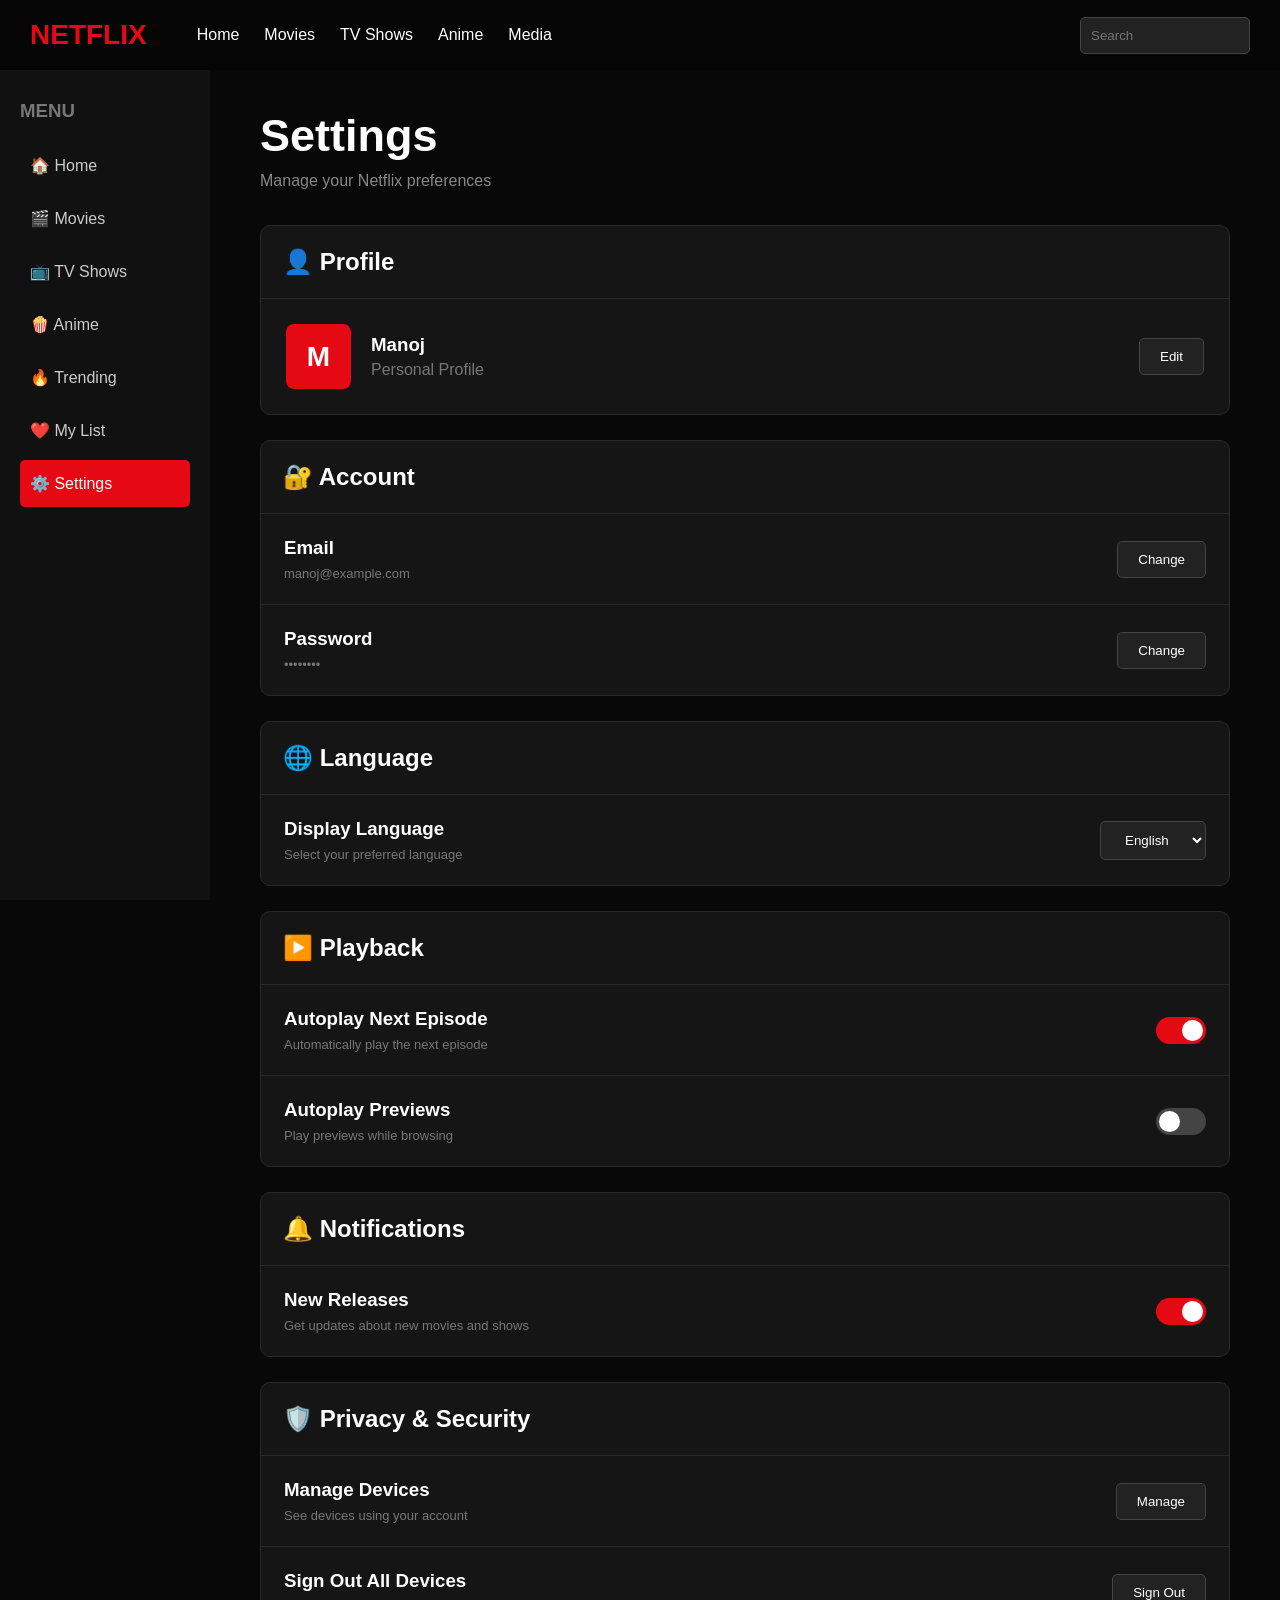
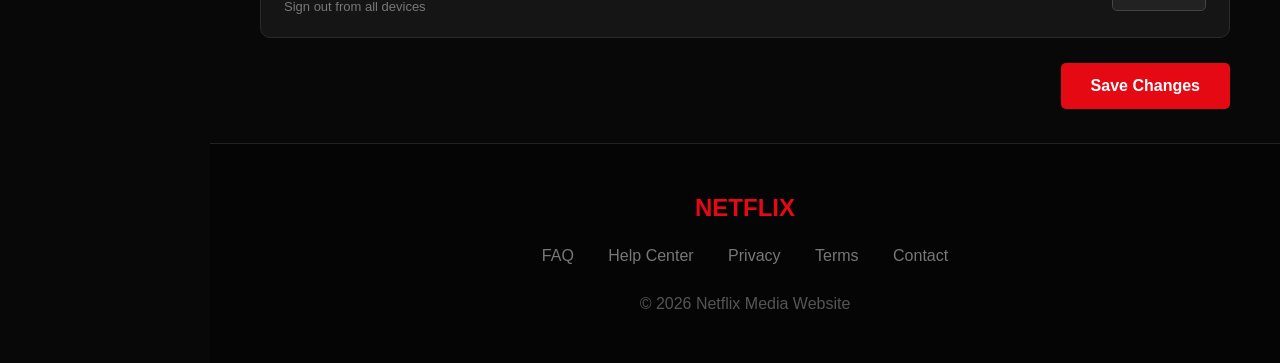
<file: set.html>
<!DOCTYPE html>
<html lang="en">
<head>
    <meta charset="UTF-8">
    <meta name="viewport" content="width=device-width, initial-scale=1.0">
    <title>Netflix Settings</title>
    <link rel="stylesheet" href="set.css">
</head>

<body>

    <!-- NAVBAR -->
    <nav class="navbar">
        <div class="logo">NETFLIX</div>

        <div class="nav-links">
            <a href="index.html">Home</a>
            <a href="movies.html">Movies</a>
            <a href="tv-shows.html">TV Shows</a>
            <a href="anime.html">Anime</a>
            <a href="media.html">Media</a>
        </div>

        <input type="text" placeholder="Search">
    </nav>


    <!-- SIDEBAR -->
    <aside class="sidebar">
        <h3>MENU</h3>

        <a href="index.html">🏠 Home</a>
        <a href="movies.html">🎬 Movies</a>
        <a href="tv-shows.html">📺 TV Shows</a>
        <a href="anime.html">🍿 Anime</a>
        <a href="trending.html">🔥 Trending</a>
        <a href="my-list.html">❤️ My List</a>
        <a href="settings.html" class="active">⚙️ Settings</a>
    </aside>


    <!-- CONTENT -->
    <main class="content">

        <h1>Settings</h1>
        <p class="subtitle">Manage your Netflix preferences</p>


        <!-- PROFILE -->
        <section class="box">
            <h2>👤 Profile</h2>

            <div class="profile">
                <div class="avatar">M</div>

                <div>
                    <h3>Manoj</h3>
                    <p>Personal Profile</p>
                </div>

                <button>Edit</button>
            </div>
        </section>


        <!-- ACCOUNT -->
        <section class="box">
            <h2>🔐 Account</h2>

            <div class="row">
                <div>
                    <h3>Email</h3>
                    <p>manoj@example.com</p>
                </div>

                <button>Change</button>
            </div>

            <div class="row">
                <div>
                    <h3>Password</h3>
                    <p>••••••••</p>
                </div>

                <button>Change</button>
            </div>
        </section>


        <!-- LANGUAGE -->
        <section class="box">
            <h2>🌐 Language</h2>

            <div class="row">
                <div>
                    <h3>Display Language</h3>
                    <p>Select your preferred language</p>
                </div>

                <select>
                    <option>English</option>
                    <option>Tamil</option>
                    <option>Hindi</option>
                </select>
            </div>
        </section>


        <!-- PLAYBACK -->
        <section class="box">
            <h2>▶️ Playback</h2>

            <div class="row">
                <div>
                    <h3>Autoplay Next Episode</h3>
                    <p>Automatically play the next episode</p>
                </div>

                <label class="switch">
                    <input type="checkbox" checked>
                    <span></span>
                </label>
            </div>

            <div class="row">
                <div>
                    <h3>Autoplay Previews</h3>
                    <p>Play previews while browsing</p>
                </div>

                <label class="switch">
                    <input type="checkbox">
                    <span></span>
                </label>
            </div>
        </section>


        <!-- NOTIFICATION -->
        <section class="box">
            <h2>🔔 Notifications</h2>

            <div class="row">
                <div>
                    <h3>New Releases</h3>
                    <p>Get updates about new movies and shows</p>
                </div>

                <label class="switch">
                    <input type="checkbox" checked>
                    <span></span>
                </label>
            </div>
        </section>


        <!-- SECURITY -->
        <section class="box">
            <h2>🛡️ Privacy & Security</h2>

            <div class="row">
                <div>
                    <h3>Manage Devices</h3>
                    <p>See devices using your account</p>
                </div>

                <button>Manage</button>
            </div>

            <div class="row">
                <div>
                    <h3>Sign Out All Devices</h3>
                    <p>Sign out from all devices</p>
                </div>

                <button class="danger">Sign Out</button>
            </div>
        </section>


        <button class="save">Save Changes</button>

    </main>


    <!-- FOOTER -->
    <footer>
        <h2>NETFLIX</h2>

        <div>
            <a href="#">FAQ</a>
            <a href="#">Help Center</a>
            <a href="#">Privacy</a>
            <a href="#">Terms</a>
            <a href="#">Contact</a>
        </div>

        <p>© 2026 Netflix Media Website</p>
    </footer>

</body>
</html>
</file>
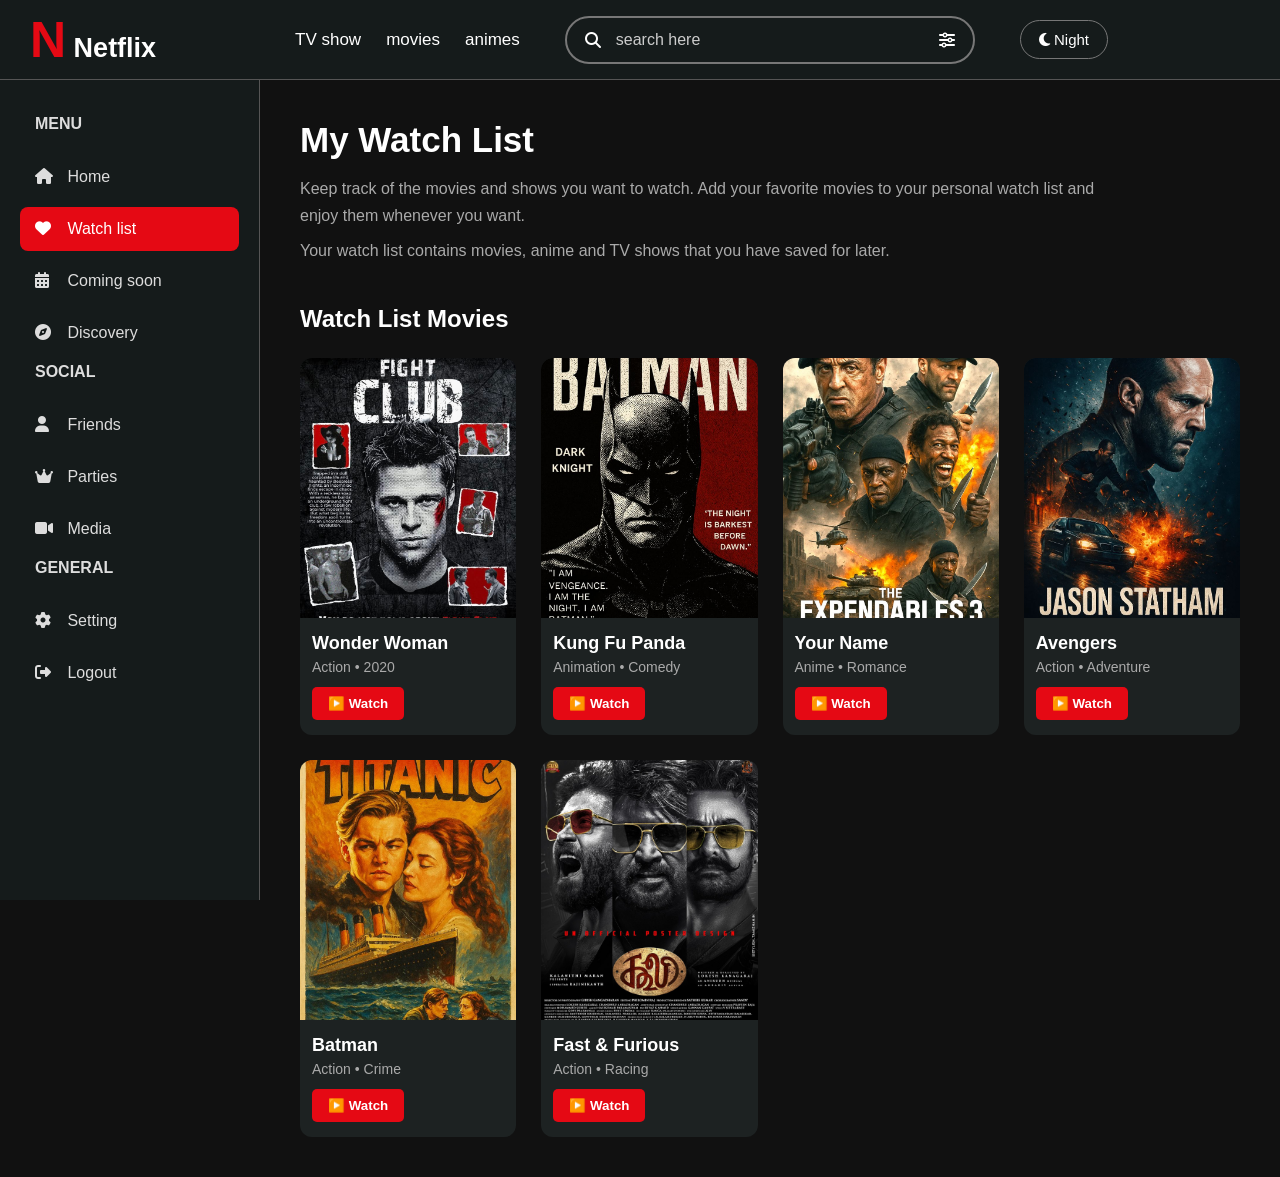
<file: watchlist.html>
<!DOCTYPE html>
<html lang="en">
<head>
    <meta charset="UTF-8">
    <meta name="viewport" content="width=device-width, initial-scale=1.0">
    <title>Netflix - Watch List</title>

    <link rel="stylesheet" href="watchlist.css">

    <link rel="stylesheet"
        href="https://cdnjs.cloudflare.com/ajax/libs/font-awesome/6.5.2/css/all.min.css">
</head>

<body>

    <!-- NAVBAR -->
    <header class="navbar">

        <div class="logo">
            <span>N</span> Netflix
        </div>

        <div class="nav-links">
            <a href="netflix.html">TV show</a>
            <a href="#">movies</a>
            <a href="#">animes</a>
        </div>

        <div class="search">
            <i class="fa-solid fa-magnifying-glass"></i>
            <input type="text" placeholder="search here">
            <i class="fa-solid fa-sliders"></i>
        </div>

        <button class="night">
            <i class="fa-solid fa-moon"></i> Night
        </button>

    </header>


    <!-- MAIN AREA -->
    <div class="main">

        <!-- SIDEBAR -->
        <aside class="sidebar">

            <h3>MENU</h3>

            <a href="index.html">
                <i class="fa-solid fa-house"></i> Home
            </a>

            <a href="watchlist.html" class="active">
                <i class="fa-solid fa-heart"></i> Watch list
            </a>

            <a href="http://127.0.0.1:5500/coming.html">
                <i class="fa-solid fa-calendar-days"></i> Coming soon
            </a>

            <a href="#">
                <i class="fa-solid fa-compass"></i> Discovery
            </a>


            <h3>SOCIAL</h3>

            <a href="#">
                <i class="fa-solid fa-user"></i> Friends
            </a>

            <a href="#">
                <i class="fa-solid fa-crown"></i> Parties
            </a>

            <a href="#">
                <i class="fa-solid fa-video"></i> Media
            </a>


            <h3>GENERAL</h3>

            <a href="#">
                <i class="fa-solid fa-gear"></i> Setting
            </a>

            <a href="#">
                <i class="fa-solid fa-right-from-bracket"></i> Logout
            </a>

        </aside>


        <!-- CONTENT -->
        <main class="content">

            <h1>My Watch List</h1>

            <p class="description">
                Keep track of the movies and shows you want to watch.
                Add your favorite movies to your personal watch list
                and enjoy them whenever you want.
            </p>

            <p class="description">
                Your watch list contains movies, anime and TV shows
                that you have saved for later.
            </p>


            <!-- MOVIES -->
            <h2>Watch List Movies</h2>

            <div class="movie-grid">

                <div class="movie-card">
                    <img src="one.jpg">
                    <h3>Wonder Woman</h3>
                    <p>Action • 2020</p>
                    <button>▶️ Watch</button>
                </div>

                <div class="movie-card">
                    <img src="two.jpg">
                    <h3>Kung Fu Panda</h3>
                    <p>Animation • Comedy</p>
                    <button>▶️ Watch</button>
                </div>

                <div class="movie-card">
                    <img src="three.jpg">
                    <h3>Your Name</h3>
                    <p>Anime • Romance</p>
                    <button>▶️ Watch</button>
                </div>

                <div class="movie-card">
                    <img src="four.jpg">
                    <h3>Avengers</h3>
                    <p>Action • Adventure</p>
                    <button>▶️ Watch</button>
                </div>

                <div class="movie-card">
                    <img src="five.jpg">
                    <h3>Batman</h3>
                    <p>Action • Crime</p>
                    <button>▶️ Watch</button>
                </div>

                <div class="movie-card">
                    <img src="goli.jpg">
                    <h3>Fast & Furious</h3>
                    <p>Action • Racing</p>
                    <button>▶️ Watch</button>
                </div>

            </div>

        </main>

    </div>

</body>
</html>
</file>
<file: anime.css>
* {
    margin: 0;
    padding: 0;
    box-sizing: border-box;
}

body {
    background: #0b0b0b;
    color: white;
    font-family: Arial, sans-serif;
}


/* NAVBAR */

.navbar {
    position: sticky;
    top: 0;
    z-index: 100;

    height: 75px;

    background: #111;

    display: flex;
    align-items: center;

    padding: 0 45px;

    gap: 60px;
}

.logo {
    font-size: 25px;
    color: white;
}

.logo span {
    color: red;
}

.nav-links {
    display: flex;
    gap: 35px;
}

.nav-links a {
    color: #ddd;
    text-decoration: none;
    font-size: 16px;
    transition: 0.3s;
}

.nav-links a:hover {
    color: red;
}


/* SEARCH */

.search {
    margin-left: auto;

    display: flex;
}

.search input {
    width: 220px;
    height: 38px;

    background: #222;
    border: 1px solid #444;

    color: white;

    padding: 10px;

    outline: none;
}

.search button {
    width: 45px;

    background: red;
    color: white;

    border: none;

    cursor: pointer;
}


/* HERO */

.hero {
    height: 520px;

    background:
        linear-gradient(
            90deg,
            #000 5%,
            rgba(0,0,0,0.8) 35%,
            transparent
        ),
        url("https://images.unsplash.com/photo-1578632767115-351597cf2477?auto=format&fit=crop&w=1600&q=80");

    background-size: cover;
    background-position: center;

    display: flex;
    align-items: center;

    padding-left: 60px;
}

.hero-content {
    width: 500px;
}

.hero-content p:first-child {
    color: red;
    font-weight: bold;
    margin-bottom: 15px;
}

.hero h1 {
    font-size: 60px;
    margin-bottom: 20px;
}

.text {
    color: #ccc;
    line-height: 1.6;
    margin-bottom: 25px;
}

.watch,
.list {
    padding: 13px 25px;

    border: none;
    border-radius: 5px;

    cursor: pointer;

    font-size: 15px;
}

.watch {
    background: red;
    color: white;
}

.list {
    background: white;
    color: black;
    margin-left: 10px;
}


/* SECTION */

.section {
    padding: 35px 45px;
}

.section h2 {
    font-size: 25px;
    margin-bottom: 20px;
}


/* HORIZONTAL SCROLL */

.movie-row {
    display: flex;
    gap: 20px;

    overflow-x: auto;

    padding: 10px 5px 25px;

    scrollbar-width: none;
}

.movie-row::-webkit-scrollbar {
    display: none;
}


/* CARD */

.card {
    min-width: 190px;

    background: #181818;

    border-radius: 8px;

    overflow: hidden;

    cursor: pointer;

    transition: 0.3s;
}

.card:hover {
    transform: scale(1.08);
}

.card img {
    width: 190px;
    height: 270px;

    object-fit: cover;

    display: block;
}

.card h3 {
    padding: 12px 12px 5px;

    font-size: 16px;
}

.card p {
    padding: 0 12px 15px;

    color: #888;

    font-size: 13px;
}


/* MOBILE */

@media (max-width: 700px) {

    .navbar {
        padding: 0 15px;
        gap: 20px;
    }

    .logo {
        font-size: 18px;
    }

    .nav-links {
        gap: 12px;
    }

    .nav-links a {
        font-size: 12px;
    }

    .search input {
        width: 100px;
    }

    .hero {
        height: 430px;
        padding: 30px;
    }

    .hero-content {
        width: 100%;
    }

    .hero h1 {
        font-size: 42px;
    }

    .section {
        padding: 25px 20px;
    }

    .card {
        min-width: 160px;
    }

    .card img {
        width: 160px;
        height: 230px;
    }
}
</file>
<file: coming.css>
* {
    margin: 0;
    padding: 0;
    box-sizing: border-box;
}

body {
    background: #0f1111;
    color: white;
    font-family: Arial, sans-serif;
}


/* NAVBAR */

.navbar {
    height: 80px;
    width: 100%;

    background: #151b1b;
    border-bottom: 1px solid #444;

    display: flex;
    align-items: center;

    padding: 0 30px;
    gap: 40px;

    position: fixed;
    top: 0;
    left: 0;

    z-index: 1000;
}


/* LOGO */

.logo {
    font-size: 27px;
    font-weight: bold;
    min-width: 220px;
}

.logo span {
    color: #e50914;
    font-size: 50px;
}


/* NAV LINKS */

.nav-links {
    display: flex;
    gap: 25px;
}

.nav-links a {
    color: white;
    text-decoration: none;
}

.nav-links a:hover {
    color: #e50914;
}


/* SEARCH */

.search {
    width: 350px;
    height: 45px;

    border: 1px solid #777;
    border-radius: 25px;

    display: flex;
    align-items: center;

    padding: 0 18px;
    gap: 12px;
}

.search input {
    flex: 1;

    background: transparent;
    border: none;
    outline: none;

    color: white;
    font-size: 15px;
}

.search input::placeholder {
    color: #aaa;
}


/* NIGHT */

.night {
    background: transparent;
    color: white;

    border: 1px solid #777;
    border-radius: 20px;

    padding: 10px 18px;
}


/* MAIN */

.main {
    padding-top: 80px;
}


/* SIDEBAR */

.sidebar {
    position: fixed;

    top: 80px;
    left: 0;
    bottom: 0;

    width: 260px;

    background: #151b1b;
    border-right: 1px solid #444;

    padding: 30px 20px;

    overflow-y: auto;
}

.sidebar h3 {
    font-size: 14px;
    color: #999;

    margin: 5px 15px 18px;
}


.sidebar a {
    display: block;

    color: #ccc;
    text-decoration: none;

    padding: 13px 15px;
    margin-bottom: 7px;

    border-radius: 8px;

    transition: 0.3s;
}

.sidebar a i {
    width: 28px;
}


.sidebar a:hover {
    background: #292f2f;
    color: white;
}


.sidebar a.active {
    background: #e50914;
    color: white;
}


/* CONTENT */

.content {
    margin-left: 260px;

    padding: 40px;

    min-height: 2000px;
}


.content h1 {
    font-size: 38px;
    margin-bottom: 15px;
}


.intro {
    color: #999;

    max-width: 800px;

    line-height: 1.7;

    margin-bottom: 8px;
}


/* SECTION */

.content h2 {
    margin-top: 45px;
    margin-bottom: 25px;

    font-size: 25px;
}


/* MOVIE GRID */

.movie-grid {
    display: grid;

    grid-template-columns:
        repeat(4, minmax(180px, 1fr));

    gap: 25px;
}


/* CARD */

.movie-card {
    background: #191e1e;

    border-radius: 12px;

    overflow: hidden;

    transition: 0.35s;

    cursor: pointer;
}


.movie-card:hover {
    transform: translateY(-10px) scale(1.02);

    box-shadow:
        0 15px 35px rgba(0, 0, 0, 0.7);
}


/* POSTER */

.movie-card img {
    width: 100%;
    height: 300px;

    object-fit: cover;

    display: block;
}


/* INFO */

.info {
    padding: 15px;
}


.info h3 {
    font-size: 18px;

    margin-bottom: 7px;
}


.info p {
    color: #999;

    font-size: 14px;

    margin-bottom: 12px;
}


.info span {
    display: inline-block;

    background: #e50914;

    color: white;

    font-size: 12px;

    padding: 6px 10px;

    border-radius: 5px;
}


/* SCROLL BAR */

::-webkit-scrollbar {
    width: 9px;
}

::-webkit-scrollbar-track {
    background: #111;
}

::-webkit-scrollbar-thumb {
    background: #444;
    border-radius: 10px;
}

::-webkit-scrollbar-thumb:hover {
    background: #e50914;
}


/* RESPONSIVE */

@media (max-width: 1000px) {

    .nav-links {
        display: none;
    }

    .search {
        width: 300px;
    }

    .movie-grid {
        grid-template-columns: repeat(3, 1fr);
    }
}


@media (max-width: 700px) {

    .sidebar {
        width: 200px;
    }

    .content {
        margin-left: 200px;
        padding: 25px;
    }

    .movie-grid {
        grid-template-columns: repeat(2, 1fr);
    }

    .movie-card img {
        height: 240px;
    }

    .logo {
        min-width: auto;
    }

    .search {
        display: none;
    }
}
</file>
<file: fri.css>
* {
    margin: 0;
    padding: 0;
    box-sizing: border-box;
}

html {
    scroll-behavior: smooth;
}

body {
    background: #0c0f0f;
    color: white;
    font-family: Arial, sans-serif;
    overflow-x: hidden;
}


/* ================= NAVBAR ================= */

.navbar {
    width: 100%;
    height: 80px;

    background: #151b1b;
    border-bottom: 1px solid #444;

    display: flex;
    align-items: center;
    gap: 35px;

    padding: 0 30px;

    position: fixed;
    top: 0;
    left: 0;

    z-index: 1000;
}

.logo {
    min-width: 210px;

    font-size: 27px;
    font-weight: bold;
}

.logo span {
    color: #e50914;
    font-size: 50px;
}

.nav-links {
    display: flex;
    gap: 25px;
}

.nav-links a {
    color: white;
    text-decoration: none;

    transition: 0.3s;
}

.nav-links a:hover {
    color: #e50914;
    transform: translateY(-2px);
}

.search {
    width: 330px;
    height: 44px;

    border: 1px solid #666;
    border-radius: 30px;

    display: flex;
    align-items: center;

    gap: 12px;
    padding: 0 18px;
}

.search input {
    width: 100%;

    background: transparent;
    border: none;
    outline: none;

    color: white;
}

.night {
    background: transparent;

    color: white;

    border: 1px solid #666;
    border-radius: 25px;

    padding: 10px 17px;

    cursor: pointer;
}


/* ================= SIDEBAR ================= */

.sidebar {
    width: 260px;

    position: fixed;

    top: 80px;
    left: 0;
    bottom: 0;

    background: #151b1b;

    border-right: 1px solid #444;

    padding: 30px 20px;

    overflow-y: auto;

    z-index: 900;
}

.sidebar h3 {
    color: #777;

    font-size: 13px;

    margin: 8px 15px 18px;
}

.sidebar a {
    display: block;

    color: #ccc;

    text-decoration: none;

    padding: 13px 15px;

    margin-bottom: 7px;

    border-radius: 8px;

    transition: 0.3s;
}

.sidebar a i {
    width: 28px;
}

.sidebar a:hover {
    background: #292f2f;

    color: white;

    transform: translateX(5px);
}

.sidebar a.active {
    background: #e50914;

    color: white;

    box-shadow: 0 5px 20px rgba(229, 9, 20, 0.25);
}


/* ================= CONTENT ================= */

.content {
    margin-left: 260px;

    padding: 115px 40px 80px;

    min-height: 2600px;
}

.content h2 {
    margin-top: 55px;
    margin-bottom: 25px;

    font-size: 25px;
}

.content h2 i {
    color: #e50914;

    margin-right: 8px;
}


/* ================= HERO ================= */

.hero {
    min-height: 440px;

    border-radius: 20px;

    padding: 55px;

    position: relative;

    overflow: hidden;

    display: flex;
    align-items: center;

    background:
        radial-gradient(
            circle at 80% 50%,
            #3a1015,
            #171d1d 45%,
            #101313
        );

    animation: heroAppear 1s ease;
}

@keyframes heroAppear {

    from {
        opacity: 0;
        transform: translateY(30px);
    }

    to {
        opacity: 1;
        transform: translateY(0);
    }
}

.hero::after {
    content: "";

    position: absolute;

    width: 450px;
    height: 450px;

    border-radius: 50%;

    background: rgba(229, 9, 20, 0.12);

    right: -120px;
    top: -100px;

    animation: pulse 4s infinite;
}

@keyframes pulse {

    0%,100% {
        transform: scale(1);
    }

    50% {
        transform: scale(1.2);
    }
}

.hero-text {
    max-width: 650px;

    position: relative;

    z-index: 2;
}

.badge {
    display: inline-block;

    background: #e50914;

    padding: 8px 14px;

    border-radius: 20px;

    font-size: 12px;

    margin-bottom: 20px;
}

.hero h1 {
    font-size: 55px;

    line-height: 1.05;

    margin-bottom: 20px;
}

.hero h1 span {
    color: #e50914;
}

.hero p {
    color: #aaa;

    line-height: 1.7;

    max-width: 570px;
}

.hero-buttons {
    display: flex;

    gap: 15px;

    margin-top: 30px;
}

.primary-btn,
.secondary-btn {
    border: none;

    padding: 13px 22px;

    border-radius: 7px;

    cursor: pointer;

    transition: 0.3s;
}

.primary-btn {
    background: #e50914;

    color: white;
}

.secondary-btn {
    background: #292f2f;

    color: white;
}

.primary-btn:hover,
.secondary-btn:hover {
    transform: translateY(-5px) scale(1.03);
}

.hero-image {
    flex: 1;
}


/* FLOATING CARDS */

.floating-card {
    position: absolute;

    padding: 15px 20px;

    background: rgba(25, 30, 30, 0.9);

    border: 1px solid #555;

    border-radius: 12px;

    animation: floating 3s infinite ease-in-out;
}

.card-one {
    right: 80px;
    top: 120px;
}

.card-two {
    right: 160px;
    bottom: 100px;

    animation-delay: 1s;
}

@keyframes floating {

    0%,100% {
        transform: translateY(0);
    }

    50% {
        transform: translateY(-15px);
    }
}


/* ================= MOVING BANNER ================= */

.moving-section {
    margin-top: 30px;

    overflow: hidden;

    background: #e50914;

    padding: 14px 0;

    transform: rotate(-1deg);
}

.moving-track {
    width: max-content;

    display: flex;

    gap: 50px;

    animation: moveBanner 20s linear infinite;
}

.moving-track span {
    font-weight: bold;

    white-space: nowrap;
}

@keyframes moveBanner {

    from {
        transform: translateX(0);
    }

    to {
        transform: translateX(-50%);
    }
}


/* ================= REQUESTS ================= */

.request-grid {
    display: grid;

    grid-template-columns:
        repeat(3, 1fr);

    gap: 20px;
}

.request-card {
    background: #181e1e;

    border: 1px solid #292f2f;

    border-radius: 14px;

    padding: 22px;

    display: flex;

    gap: 18px;

    transition: 0.35s;
}

.request-card:hover {
    transform: translateY(-8px);

    border-color: #e50914;

    box-shadow:
        0 12px 30px rgba(0,0,0,.4);
}

.avatar {
    min-width: 65px;
    height: 65px;

    border-radius: 50%;

    background: #e50914;

    display: flex;
    align-items: center;
    justify-content: center;

    font-size: 25px;
    font-weight: bold;
}

.avatar.pink {
    background: #8e315d;
}

.avatar.blue {
    background: #245b8e;
}

.request-info h3 {
    margin-bottom: 8px;
}

.request-info p {
    color: #999;

    font-size: 13px;

    margin-bottom: 15px;
}

.request-buttons {
    display: flex;

    gap: 8px;
}

.accept,
.reject {
    border: none;

    padding: 8px 11px;

    border-radius: 6px;

    color: white;

    cursor: pointer;
}

.accept {
    background: #168a4b;
}

.reject {
    background: #333;
}

.accept:hover,
.reject:hover {
    transform: scale(1.05);
}


/* ================= FRIENDS ================= */

.friends-grid {
    display: grid;

    grid-template-columns:
        repeat(4, 1fr);

    gap: 20px;
}

.friend-card {
    background: #181e1e;

    border-radius: 15px;

    padding: 25px;

    text-align: center;

    transition: 0.35s;
}

.friend-card:hover {
    transform: translateY(-10px) rotateX(3deg);

    box-shadow:
        0 15px 35px rgba(0,0,0,.5);
}

.profile {
    position: relative;

    width: 85px;

    margin: auto;
}

.profile-avatar {
    width: 85px;
    height: 85px;

    border-radius: 50%;

    background: #e50914;

    display: flex;
    align-items: center;
    justify-content: center;

    font-size: 30px;
    font-weight: bold;
}

.profile-avatar.purple {
    background: #663399;
}

.profile-avatar.orange {
    background: #b65d18;
}

.profile-avatar.green {
    background: #16734b;
}

.online {
    position: absolute;

    width: 18px;
    height: 18px;

    background: #28d76f;

    border: 3px solid #181e1e;

    border-radius: 50%;

    right: 0;
    bottom: 4px;

    animation: onlinePulse 1.5s infinite;
}

@keyframes onlinePulse {

    0% {
        box-shadow: 0 0 0 0 rgba(40,215,111,.7);
    }

    70% {
        box-shadow: 0 0 0 10px rgba(40,215,111,0);
    }

    100% {
        box-shadow: 0 0 0 0 rgba(40,215,111,0);
    }
}

.friend-card h3 {
    margin-top: 18px;
}

.friend-card p {
    color: #999;

    font-size: 13px;

    margin: 8px 0 18px;
}

.friend-card button {
    width: 100%;

    padding: 10px;

    border: none;

    background: #292f2f;

    color: white;

    border-radius: 7px;

    cursor: pointer;
}

.friend-card button:hover {
    background: #e50914;

    transform: scale(1.03);
}


/* ================= VIDEO ================= */

.video-section {
    border-radius: 18px;

    overflow: hidden;

    background: #000;

    box-shadow:
        0 15px 40px rgba(0,0,0,.6);
}

.video-box {
    height: 500px;

    position: relative;
}

.video-box video {
    width: 100%;
    height: 100%;

    object-fit: cover;

    opacity: .55;
}

.video-overlay {
    position: absolute;

    inset: 0;

    display: flex;

    flex-direction: column;

    justify-content: center;

    padding: 50px;

    background:
        linear-gradient(
            90deg,
            rgba(0,0,0,.85),
            transparent
        );
}

.video-overlay span {
    color: #ff3842;

    font-size: 13px;

    margin-bottom: 15px;
}

.video-overlay h2 {
    margin: 0 0 15px;

    font-size: 38px;
}

.video-overlay p {
    color: #ccc;

    max-width: 500px;

    line-height: 1.7;
}

.video-overlay button {
    width: 140px;

    margin-top: 25px;

    padding: 12px;

    border: none;

    border-radius: 6px;

    background: #e50914;

    color: white;

    cursor: pointer;
}

.video-overlay button:hover {
    transform: scale(1.06);
}


/* ================= MOVIE NIGHT ================= */

.movie-night {
    min-height: 300px;

    padding: 45px;

    border-radius: 18px;

    background:
        linear-gradient(
            120deg,
            #351116,
            #171d1d
        );

    display: flex;

    align-items: center;

    justify-content: space-between;

    gap: 40px;
}

.small-title {
    color: #e50914;

    font-size: 13px;

    font-weight: bold;
}

.night-content h2 {
    margin: 12px 0;

    font-size: 35px;
}

.night-content p {
    color: #aaa;

    max-width: 600px;

    line-height: 1.7;
}

.night-content button {
    margin-top: 22px;

    padding: 12px 20px;

    border: none;

    border-radius: 7px;

    background: #e50914;

    color: white;

    cursor: pointer;
}

.votes {
    display: flex;

    gap: 25px;
}

.votes div {
    min-width: 110px;

    text-align: center;

    padding: 20px;

    background: rgba(0,0,0,.3);

    border-radius: 12px;
}

.votes strong {
    display: block;

    font-size: 28px;

    color: #e50914;
}

.votes span {
    color: #999;

    font-size: 11px;
}


/* ================= ACTIVITY ================= */

.activity {
    background: #171c1c;

    border-radius: 15px;

    padding: 10px 25px;
}

.activity-item {
    display: flex;

    align-items: center;

    gap: 18px;

    padding: 20px 5px;

    border-bottom: 1px solid #292f2f;

    transition: .3s;
}

.activity-item:last-child {
    border-bottom: none;
}

.activity-item:hover {
    transform: translateX(8px);
}

.activity-icon {
    width: 45px;
    height: 45px;

    border-radius: 50%;

    background: #292f2f;

    display: flex;
    align-items: center;
    justify-content: center;

    color: #e50914;
}

.activity-item h3 {
    font-size: 15px;
}

.activity-item p {
    color: #777;

    font-size: 12px;

    margin-top: 5px;
}


/* ================= FIND FRIENDS ================= */

.find-friends {
    margin-top: 55px;

    padding: 45px;

    border-radius: 18px;

    background:
        linear-gradient(
            110deg,
            #e50914,
            #69070c
        );

    display: flex;

    justify-content: space-between;

    align-items: center;

    gap: 30px;
}

.find-friends span {
    font-size: 12px;

    font-weight: bold;

    opacity: .8;
}

.find-friends h2 {
    margin: 10px 0;

    font-size: 35px;
}

.find-friends p {
    color: #eee;

    max-width: 600px;
}

.find-friends button {
    padding: 14px 22px;

    border: none;

    border-radius: 7px;

    background: white;

    color: #e50914;

    font-weight: bold;

    cursor: pointer;

    white-space: nowrap;
}

.find-friends button:hover {
    transform: scale(1.08);
}


/* EXTRA SCROLL */

.extra-space {
    height: 350px;
}


/* ================= FOOTER ================= */

.footer {
    margin-left: 260px;

    background: #151b1b;

    border-top: 1px solid #444;

    padding: 55px 40px 20px;
}

.footer-container {
    max-width: 1200px;

    margin: auto;

    display: grid;

    grid-template-columns:
        2fr 1fr 1fr 1fr;

    gap: 50px;
}

.footer-logo {
    font-size: 27px;

    font-weight: bold;

    margin-bottom: 15px;
}

.footer-logo span {
    color: #e50914;

    font-size: 45px;
}

.footer-column p {
    color: #888;

    line-height: 1.7;

    max-width: 350px;
}

.footer-column h3 {
    margin-bottom: 20px;
}

.footer-column > a {
    display: block;

    color: #888;

    text-decoration: none;

    margin-bottom: 13px;

    transition: .3s;
}

.footer-column > a:hover {
    color: white;

    transform: translateX(5px);
}

.social-icons {
    display: flex;

    gap: 12px;
}

.social-icons a {
    width: 42px;
    height: 42px;

    border: 1px solid #555;

    border-radius: 50%;

    display: flex;
    align-items: center;
    justify-content: center;

    color: white;

    text-decoration: none;

    transition: .3s;
}

.social-icons a:hover {
    background: #e50914;

    border-color: #e50914;

    transform: translateY(-5px);
}

.footer-bottom {
    max-width: 1200px;

    margin: 45px auto 0;

    padding-top: 20px;

    border-top: 1px solid #333;

    display: flex;

    justify-content: space-between;

    color: #777;

    font-size: 13px;
}

.footer-bottom a {
    color: #777;

    text-decoration: none;

    margin-left: 20px;
}

.footer-bottom a:hover {
    color: white;
}


/* ================= SCROLLBAR ================= */

::-webkit-scrollbar {
    width: 9px;
}

::-webkit-scrollbar-track {
    background: #0d0f0f;
}

::-webkit-scrollbar-thumb {
    background: #444;

    border-radius: 10px;
}

::-webkit-scrollbar-thumb:hover {
    background: #e50914;
}


/* ================= RESPONSIVE ================= */

@media (max-width: 1100px) {

    .nav-links {
        display: none;
    }

    .search {
        width: 280px;
    }

    .request-grid {
        grid-template-columns: repeat(2, 1fr);
    }

    .friends-grid {
        grid-template-columns: repeat(2, 1fr);
    }

    .footer-container {
        grid-template-columns: repeat(2, 1fr);
    }
}


@media (max-width: 700px) {

    .sidebar {
        width: 200px;
    }

    .content {
        margin-left: 200px;

        padding: 110px 20px 60px;
    }

    .hero {
        padding: 30px;

        min-height: 500px;
    }

    .hero h1 {
        font-size: 38px;
    }

    .floating-card {
        display: none;
    }

    .request-grid,
    .friends-grid {
        grid-template-columns: 1fr;
    }

    .movie-night {
        flex-direction: column;

        align-items: flex-start;
    }

    .votes {
        width: 100%;
    }

    .find-friends {
        flex-direction: column;

        align-items: flex-start;
    }

    .video-box {
        height: 350px;
    }

    .video-overlay h2 {
        font-size: 28px;
    }

    .footer {
        margin-left: 200px;

        padding: 40px 20px;
    }

    .footer-container {
        grid-template-columns: 1fr;
    }

    .footer-bottom {
        flex-direction: column;

        gap: 15px;
    }

    .footer-bottom a {
        margin-left: 0;

        margin-right: 15px;
    }
}
</file>
<file: log.css>
* {
    margin: 0;
    padding: 0;
    box-sizing: border-box;
}

body {
    background: #080808;
    color: white;
    font-family: Arial, sans-serif;
}


/* NAVBAR */

.navbar {
    width: 100%;
    height: 70px;

    background: #050505;

    display: flex;
    align-items: center;
    justify-content: space-between;

    padding: 0 40px;

    border-bottom: 1px solid #222;
}

.logo {
    color: #e50914;

    font-size: 30px;
    font-weight: bold;
}

.nav-right {
    display: flex;
    gap: 30px;
}

.nav-right a {
    color: #ccc;
    text-decoration: none;

    font-size: 15px;
}

.nav-right a:hover {
    color: #e50914;
}


/* LOGOUT CONTAINER */

.logout-container {
    min-height: calc(100vh - 180px);

    display: flex;
    align-items: center;
    justify-content: center;

    padding: 50px 20px;
}


/* LOGOUT BOX */

.logout-box {
    width: 450px;

    background: #151515;

    border: 1px solid #292929;

    border-radius: 12px;

    padding: 50px 40px;

    text-align: center;

    box-shadow: 0 20px 60px rgba(0, 0, 0, 0.7);
}


/* ICON */

.logout-icon {
    width: 70px;
    height: 70px;

    margin: 0 auto 25px;

    display: flex;
    align-items: center;
    justify-content: center;

    border-radius: 50%;

    background: #e50914;

    font-size: 35px;
}


/* TEXT */

.logout-box h1 {
    font-size: 30px;

    margin-bottom: 15px;
}

.logout-box p {
    color: #999;

    line-height: 1.6;

    margin-bottom: 30px;
}


/* BUTTONS */

.buttons {
    display: flex;

    justify-content: center;

    gap: 15px;
}

.logout-btn,
.cancel-btn {
    padding: 13px 28px;

    border-radius: 5px;

    text-decoration: none;

    font-weight: bold;

    transition: 0.3s;
}


/* LOGOUT */

.logout-btn {
    background: #e50914;

    color: white;
}

.logout-btn:hover {
    background: #f40612;

    transform: scale(1.05);
}


/* CANCEL */

.cancel-btn {
    background: #333;

    color: white;

    border: 1px solid #555;
}

.cancel-btn:hover {
    background: #555;

    transform: scale(1.05);
}


/* FOOTER */

footer {
    background: #050505;

    padding: 35px;

    text-align: center;

    border-top: 1px solid #222;
}

.footer-logo {
    color: #e50914;

    font-size: 25px;

    font-weight: bold;

    margin-bottom: 20px;
}

.footer-links {
    display: flex;

    justify-content: center;

    gap: 25px;

    flex-wrap: wrap;
}

.footer-links a {
    color: #777;

    text-decoration: none;

    font-size: 14px;
}

.footer-links a:hover {
    color: white;
}

footer p {
    color: #555;

    margin-top: 20px;

    font-size: 13px;
}


/* MOBILE */

@media (max-width: 600px) {

    .navbar {
        padding: 0 20px;
    }

    .logo {
        font-size: 24px;
    }

    .nav-right {
        gap: 12px;
    }

    .logout-box {
        width: 100%;

        padding: 40px 25px;
    }

    .buttons {
        flex-direction: column;
    }

    .logout-btn,
    .cancel-btn {
        width: 100%;
    }
}
</file>
<file: login.css>
* {
    margin: 0;
    padding: 0;
    box-sizing: border-box;
}

body {
    font-family: Arial, sans-serif;
    background: #000;
    color: white;
}


/* MAIN PAGE */

.login-page {
    min-height: 100vh;

    display: flex;
    flex-direction: column;

    align-items: center;

    padding-top: 45px;

    background:
        linear-gradient(
            rgba(0, 0, 0, 0.65),
            rgba(0, 0, 0, 0.9)
        ),
        url("https://images.unsplash.com/photo-1489599849927-2ee91cede3ba");

    background-size: cover;
    background-position: center;
}


/* LOGO */

.logo {
    width: 900px;
    max-width: 90%;

    color: #e50914;

    font-size: 42px;
    font-weight: bold;

    letter-spacing: 2px;

    margin-bottom: 35px;
}


/* LOGIN BOX */

.login-box {
    width: 450px;
    max-width: 92%;

    min-height: 620px;

    background: rgba(0, 0, 0, 0.82);

    padding: 50px;

    border-radius: 5px;
}


/* TITLE */

.login-box h1 {
    font-size: 32px;

    margin-bottom: 30px;
}


/* INPUT */

.login-box input[type="text"],
.login-box input[type="password"] {
    width: 100%;

    height: 55px;

    margin-bottom: 16px;

    padding: 0 18px;

    background: #333;

    border: 1px solid #555;

    border-radius: 4px;

    color: white;

    font-size: 16px;

    outline: none;
}

.login-box input::placeholder {
    color: #aaa;
}

.login-box input:focus {
    border-color: white;
}


/* SIGN IN */

.login-box form > button:first-of-type {
    width: 100%;

    height: 50px;

    margin-top: 10px;

    background: #e50914;

    color: white;

    border: none;

    border-radius: 4px;

    font-size: 17px;

    font-weight: bold;

    cursor: pointer;
}

.login-box form > button:first-of-type:hover {
    background: #f40612;
}


/* OR */

.or {
    text-align: center;

    color: #888;

    margin: 18px 0;
}


/* CODE BUTTON */

.code-btn {
    width: 100%;

    height: 48px;

    background: #333;

    color: white;

    border: none;

    border-radius: 4px;

    font-size: 15px;

    cursor: pointer;
}

.code-btn:hover {
    background: #444;
}


/* FORGOT */

.forgot {
    display: block;

    text-align: center;

    margin-top: 25px;

    color: white;

    text-decoration: none;

    font-size: 14px;
}

.forgot:hover {
    text-decoration: underline;
}


/* REMEMBER */

.remember {
    margin-top: 25px;

    color: #b3b3b3;

    font-size: 14px;
}

.remember input {
    width: 16px;
    height: 16px;

    margin-right: 7px;

    vertical-align: middle;
}


/* SIGN UP */

.signup {
    margin-top: 40px;

    color: #737373;

    font-size: 16px;
}

.signup a {
    color: white;

    text-decoration: none;

    margin-left: 5px;
}

.signup a:hover {
    text-decoration: underline;
}


/* CAPTCHA */

.captcha {
    color: #737373;

    font-size: 12px;

    line-height: 1.5;

    margin-top: 25px;
}


/* MOBILE */

@media (max-width: 600px) {

    .login-page {
        padding-top: 25px;
    }

    .logo {
        font-size: 32px;

        margin-bottom: 20px;
    }

    .login-box {
        width: 100%;

        min-height: 650px;

        padding: 35px 25px;

        border-radius: 0;
    }

    .login-box h1 {
        font-size: 28px;
    }
}
</file>
<file: movies.css>
* {
    margin: 0;
    padding: 0;
    box-sizing: border-box;
}

body {
    background: #080808;
    color: white;
    font-family: Arial, sans-serif;
}


/* ================= NAVBAR ================= */

.navbar {
    height: 70px;
    width: 100%;

    background: #080808;

    display: flex;
    align-items: center;
    justify-content: space-between;

    padding: 0 40px;

    position: fixed;
    top: 0;
    left: 0;

    z-index: 1000;
}

.logo {
    color: #e50914;
    font-size: 28px;
    font-weight: bold;
    letter-spacing: 2px;
}

.navbar nav {
    display: flex;
    gap: 30px;
}

.navbar nav a {
    color: #ccc;
    text-decoration: none;
    font-size: 15px;
}

.navbar nav a:hover,
.navbar nav .active {
    color: white;
}

.right-menu {
    display: flex;
    gap: 20px;
    font-size: 18px;
}


/* ================= SIDEBAR ================= */

.sidebar {
    position: fixed;

    top: 70px;
    left: 0;

    width: 70px;
    height: calc(100vh - 70px);

    background: #111;

    display: flex;
    flex-direction: column;

    align-items: center;

    padding-top: 30px;

    gap: 28px;

    z-index: 900;
}

.sidebar a {
    text-decoration: none;

    font-size: 22px;

    width: 45px;
    height: 45px;

    display: flex;
    align-items: center;
    justify-content: center;

    border-radius: 8px;

    transition: 0.3s;
}

.sidebar a:hover {
    background: #e50914;
    transform: scale(1.1);
}


/* ================= MAIN ================= */

main {
    margin-left: 70px;
    padding-top: 70px;
}


/* ================= HERO ================= */

.hero {
    height: 560px;

    display: flex;
    align-items: center;

    padding-left: 60px;

    background:
        linear-gradient(
            90deg,
            #080808 0%,
            rgba(8,8,8,0.85) 35%,
            rgba(8,8,8,0.2) 75%,
            #080808 100%
        ),
        linear-gradient(
            0deg,
            #080808 0%,
            transparent 35%
        ),
        url(./5.jpg);

       /* background-size: cover; */
    background-position: center;
    background-repeat: no-repeat;
  
}

.hero-content {
    width: 520px;
}

.tag {
    color: #e50914;

    font-size: 14px;

    font-weight: bold;

    letter-spacing: 2px;

    margin-bottom: 15px;
}

.hero h1 {
    font-size: 65px;

    line-height: 0.95;

    margin-bottom: 20px;
}

.hero p {
    color: #ccc;

    line-height: 1.6;
}

.movie-info {
    margin-bottom: 15px;
}


/* ================= BUTTONS ================= */

.buttons {
    display: flex;

    gap: 12px;

    margin-top: 25px;
}

.buttons button {
    padding: 13px 25px;

    border: none;

    border-radius: 5px;

    font-weight: bold;

    cursor: pointer;
}

.play {
    background: white;
    color: black;
}

.info {
    background: #555;
    color: white;
}

.play:hover {
    background: #ddd;
}

.info:hover {
    background: #777;
}


/* ================= MOVIE SECTION ================= */

.movie-section {
    padding: 40px;
}

.movie-section h2 {
    font-size: 25px;

    margin-bottom: 25px;
}


/* ================= MOVIE GRID ================= */

.movie-grid {
    display: grid;

    grid-template-columns:
        repeat(6, 1fr);

    gap: 18px;
}


/* ================= MOVIE CARD ================= */

.movie-card {
    background: #181818;

    border-radius: 7px;

    overflow: hidden;

    cursor: pointer;

    transition: 0.35s;
}

.movie-card:hover {
    transform: scale(1.07);

    box-shadow:
        0 10px 30px
        rgba(0, 0, 0, 0.8);

    z-index: 10;
}

.movie-card img {
    width: 100%;

    height: 250px;

    object-fit: cover;

    display: block;
}

.card-content {
    padding: 14px;
}

.card-content h3 {
    font-size: 17px;

    margin-bottom: 7px;
}

.card-content p {
    color: #999;

    font-size: 13px;
}


/* ================= FOOTER ================= */

footer {
    background: #111;

    margin-top: 40px;

    padding: 50px;

    text-align: center;
}

.footer-logo {
    color: #e50914;

    font-size: 28px;

    font-weight: bold;

    margin-bottom: 25px;
}

.footer-links {
    display: flex;

    justify-content: center;

    gap: 30px;

    margin-bottom: 25px;
}

.footer-links a {
    color: #999;

    text-decoration: none;

    font-size: 14px;
}

.footer-links a:hover {
    color: white;
}

footer p {
    color: #666;

    font-size: 13px;
}


/* ================= TABLET ================= */

@media (max-width: 1100px) {

    .movie-grid {
        grid-template-columns:
            repeat(4, 1fr);
    }

}


/* ================= MOBILE ================= */

@media (max-width: 700px) {

    .navbar {
        padding: 0 15px;
    }

    .navbar nav {
        display: none;
    }

    .sidebar {
        width: 55px;
    }

    main {
        margin-left: 55px;
    }

    .hero {
        padding-left: 25px;

        height: 500px;
    }

    .hero-content {
        width: 90%;
    }

    .hero h1 {
        font-size: 42px;
    }

    .movie-section {
        padding: 25px 15px;
    }

    .movie-grid {
        grid-template-columns:
            repeat(2, 1fr);

        gap: 12px;
    }

    .movie-card img {
        height: 220px;
    }

    .footer-links {
        flex-wrap: wrap;
        gap: 15px;
    }

}
</file>
<file: parti.css>
* {
    margin: 0;
    padding: 0;
    box-sizing: border-box;
}

html {
    scroll-behavior: smooth;
}

body {
    background: #0c0f0f;
    color: white;
    font-family: Arial, sans-serif;
    overflow-x: hidden;
}


/* ================= NAVBAR ================= */

.navbar {
    width: 100%;
    height: 80px;
    background: #151b1b;
    border-bottom: 1px solid #333;

    display: flex;
    align-items: center;
    gap: 35px;

    padding: 0 30px;

    position: fixed;
    top: 0;
    left: 0;

    z-index: 1000;
}

.logo {
    min-width: 210px;
    font-size: 27px;
    font-weight: bold;
}

.logo span {
    color: #e50914;
    font-size: 50px;
}

.nav-links {
    display: flex;
    gap: 25px;
}

.nav-links a {
    color: white;
    text-decoration: none;
    transition: .3s;
}

.nav-links a:hover {
    color: #e50914;
    transform: translateY(-2px);
}

.search {
    width: 330px;
    height: 44px;

    border: 1px solid #555;
    border-radius: 30px;

    display: flex;
    align-items: center;

    gap: 12px;
    padding: 0 18px;
}

.search i {
    color: #aaa;
}

.search input {
    width: 100%;

    background: transparent;
    border: none;
    outline: none;

    color: white;
}

.night {
    background: transparent;
    color: white;

    border: 1px solid #555;
    border-radius: 25px;

    padding: 10px 17px;

    cursor: pointer;
}


/* ================= SIDEBAR ================= */

.sidebar {
    width: 260px;

    position: fixed;

    top: 80px;
    left: 0;
    bottom: 0;

    background: #151b1b;

    border-right: 1px solid #333;

    padding: 30px 20px;

    overflow-y: auto;

    z-index: 900;
}

.sidebar h3 {
    color: #777;

    font-size: 13px;

    margin: 8px 15px 18px;
}

.sidebar a {
    display: block;

    color: #ccc;

    text-decoration: none;

    padding: 13px 15px;

    margin-bottom: 7px;

    border-radius: 8px;

    transition: .3s;
}

.sidebar a i {
    width: 28px;
}

.sidebar a:hover {
    background: #292f2f;

    color: white;

    transform: translateX(5px);
}

.sidebar a.active {
    background: #e50914;

    color: white;

    box-shadow:
        0 5px 20px rgba(229, 9, 20, .25);
}


/* ================= CONTENT ================= */

.content {
    margin-left: 260px;

    padding: 115px 40px 80px;

    min-height: 2800px;
}

.content > h2 {
    margin-top: 55px;

    margin-bottom: 25px;

    font-size: 25px;
}

.content > h2 i {
    color: #e50914;

    margin-right: 8px;
}


/* ================= HERO ================= */

.hero {
    min-height: 440px;

    border-radius: 20px;

    padding: 55px;

    position: relative;

    overflow: hidden;

    display: flex;

    align-items: center;

    background:
        radial-gradient(
            circle at 80% 50%,
            #421116,
            #171d1d 45%,
            #101313
        );

    animation: heroAppear 1s ease;
}

@keyframes heroAppear {

    from {
        opacity: 0;
        transform: translateY(30px);
    }

    to {
        opacity: 1;
        transform: translateY(0);
    }

}

.hero::after {
    content: "";

    position: absolute;

    width: 450px;
    height: 450px;

    border-radius: 50%;

    background: rgba(229, 9, 20, .12);

    right: -120px;
    top: -100px;

    animation: pulse 4s infinite;
}

@keyframes pulse {

    0%,
    100% {
        transform: scale(1);
    }

    50% {
        transform: scale(1.2);
    }

}

.hero-content {
    max-width: 700px;

    position: relative;

    z-index: 2;
}

.badge {
    display: inline-block;

    background: #e50914;

    padding: 8px 14px;

    border-radius: 20px;

    font-size: 12px;

    margin-bottom: 20px;
}

.hero h1 {
    font-size: 55px;

    line-height: 1.05;

    margin-bottom: 20px;
}

.hero h1 span {
    color: #e50914;
}

.hero p {
    color: #aaa;

    line-height: 1.7;

    max-width: 600px;
}

.hero-buttons {
    display: flex;

    gap: 15px;

    margin-top: 30px;
}

.primary-btn,
.secondary-btn {
    border: none;

    padding: 13px 22px;

    border-radius: 7px;

    cursor: pointer;

    transition: .3s;
}

.primary-btn {
    background: #e50914;
    color: white;
}

.secondary-btn {
    background: #292f2f;
    color: white;
}

.primary-btn:hover,
.secondary-btn:hover {
    transform: translateY(-5px) scale(1.03);
}

.hero-cards {
    flex: 1;
}

.floating-card {
    position: absolute;

    padding: 15px 20px;

    background: rgba(25, 30, 30, .9);

    border: 1px solid #555;

    border-radius: 12px;

    animation: floating 3s infinite ease-in-out;
}

.card-one {
    right: 80px;
    top: 120px;
}

.card-two {
    right: 160px;
    bottom: 100px;

    animation-delay: 1s;
}

@keyframes floating {

    0%,
    100% {
        transform: translateY(0);
    }

    50% {
        transform: translateY(-15px);
    }

}


/* ================= MOVING BANNER ================= */

.moving-section {
    margin-top: 30px;

    overflow: hidden;

    background: #e50914;

    padding: 14px 0;

    transform: rotate(-1deg);
}

.moving-track {
    width: max-content;

    display: flex;

    gap: 50px;

    animation: moveBanner 20s linear infinite;
}

.moving-track span {
    font-weight: bold;

    white-space: nowrap;
}

@keyframes moveBanner {

    from {
        transform: translateX(0);
    }

    to {
        transform: translateX(-50%);
    }

}


/* ================= PARTY GRID ================= */

.party-grid {
    display: grid;

    grid-template-columns:
        repeat(4, 1fr);

    gap: 20px;
}

.party-card {
    background: #181e1e;

    border: 1px solid #292f2f;

    border-radius: 15px;

    overflow: hidden;

    transition: .35s;
}

.party-card:hover {
    transform: translateY(-10px);

    border-color: #e50914;

    box-shadow:
        0 15px 35px rgba(0, 0, 0, .5);
}


/* ================= PARTY IMAGE ================= */

.party-image {
    height: 190px;

    position: relative;

    display: flex;

    justify-content: center;

    align-items: center;

    overflow: hidden;
}

.image-one {
    background:
        linear-gradient(
            135deg,
            #3b1115,
            #121616
        );
}

.image-two {
    background:
        linear-gradient(
            135deg,
            #24113b,
            #111518
        );
}

.image-three {
    background:
        linear-gradient(
            135deg,
            #132d3b,
            #111616
        );
}

.image-four {
    background:
        linear-gradient(
            135deg,
            #3b2b11,
            #151716
        );
}

.movie-icon {
    font-size: 55px;

    color: rgba(255, 255, 255, .15);

    transition: .4s;
}

.party-card:hover .movie-icon {
    transform: scale(1.3) rotate(8deg);

    color: rgba(229, 9, 20, .5);
}

.live {
    position: absolute;

    top: 12px;
    left: 12px;

    background: #e50914;

    padding: 6px 10px;

    border-radius: 5px;

    font-size: 11px;

    font-weight: bold;
}

.live i {
    font-size: 7px;

    margin-right: 5px;
}


/* ================= PARTY CONTENT ================= */

.party-content {
    padding: 20px;
}

.party-content h3 {
    margin-bottom: 8px;
}

.party-content p {
    color: #888;

    font-size: 13px;

    margin-bottom: 18px;
}

.party-info {
    display: flex;

    justify-content: space-between;

    color: #999;

    font-size: 12px;

    margin-bottom: 18px;
}

.party-info i {
    color: #e50914;
}

.join-btn {
    width: 100%;

    padding: 11px;

    border: none;

    border-radius: 7px;

    background: #e50914;

    color: white;

    cursor: pointer;

    transition: .3s;
}

.join-btn:hover {
    transform: scale(1.04);

    background: #ff1c28;
}


/* ================= CREATE PARTY ================= */

.create-party {
    min-height: 370px;

    padding: 45px;

    border-radius: 18px;

    background:
        linear-gradient(
            120deg,
            #351116,
            #171d1d
        );

    display: flex;

    justify-content: space-between;

    align-items: center;

    gap: 50px;
}

.create-text {
    flex: 1;
}

.create-text > span {
    color: #e50914;

    font-size: 12px;

    font-weight: bold;
}

.create-text h2 {
    font-size: 38px;

    margin: 15px 0;
}

.create-text p {
    color: #aaa;

    line-height: 1.7;

    max-width: 550px;
}

.party-features {
    display: flex;

    gap: 25px;

    margin-top: 25px;
}

.party-features div {
    color: #ccc;

    font-size: 13px;
}

.party-features i {
    color: #e50914;

    margin-right: 7px;
}


/* ================= FORM ================= */

.party-form {
    width: 350px;

    padding: 28px;

    background: #101414;

    border: 1px solid #333;

    border-radius: 15px;

    display: flex;

    flex-direction: column;

    gap: 15px;
}

.party-form input,
.party-form select {
    width: 100%;

    padding: 13px;

    background: #1b2121;

    border: 1px solid #444;

    border-radius: 7px;

    color: white;

    outline: none;
}

.party-form input:focus,
.party-form select:focus {
    border-color: #e50914;
}

.party-form button {
    padding: 13px;

    border: none;

    border-radius: 7px;

    background: #e50914;

    color: white;

    font-weight: bold;

    cursor: pointer;

    transition: .3s;
}

.party-form button:hover {
    transform: scale(1.03);
}


/* ================= UPCOMING ================= */

.upcoming {
    display: flex;

    flex-direction: column;

    gap: 15px;
}

.upcoming-card {
    background: #181e1e;

    border: 1px solid #292f2f;

    border-radius: 12px;

    padding: 18px 22px;

    display: flex;

    align-items: center;

    gap: 20px;

    transition: .3s;
}

.upcoming-card:hover {
    transform: translateX(8px);

    border-color: #e50914;
}

.date {
    width: 65px;
    height: 65px;

    background: #292f2f;

    border-radius: 10px;

    display: flex;

    flex-direction: column;

    justify-content: center;

    align-items: center;

    color: #aaa;

    font-size: 11px;
}

.date strong {
    color: white;

    font-size: 25px;
}

.upcoming-info {
    flex: 1;
}

.upcoming-info h3 {
    margin-bottom: 8px;
}

.upcoming-info p {
    display: inline-block;

    color: #888;

    font-size: 12px;

    margin-right: 20px;
}

.upcoming-info i {
    color: #e50914;
}

.upcoming-card button {
    padding: 10px 17px;

    border: 1px solid #555;

    border-radius: 6px;

    background: transparent;

    color: white;

    cursor: pointer;

    transition: .3s;
}

.upcoming-card button:hover {
    background: #e50914;

    border-color: #e50914;
}


/* ================= STATS ================= */

.stats {
    margin-top: 55px;

    display: grid;

    grid-template-columns:
        repeat(4, 1fr);

    gap: 20px;
}

.stats div {
    background: #181e1e;

    border: 1px solid #292f2f;

    border-radius: 15px;

    padding: 30px;

    text-align: center;

    transition: .3s;
}

.stats div:hover {
    transform: translateY(-7px);

    border-color: #e50914;
}

.stats i {
    color: #e50914;

    font-size: 25px;

    margin-bottom: 12px;
}

.stats strong {
    display: block;

    font-size: 30px;

    margin-bottom: 6px;
}

.stats span {
    color: #888;

    font-size: 12px;
}


/* ================= EXTRA SCROLL ================= */

.extra-space {
    height: 300px;
}
</file>
<file: set.css>
* {
    margin: 0;
    padding: 0;
    box-sizing: border-box;
}

body {
    background: #080808;
    color: white;
    font-family: Arial, sans-serif;
}


/* NAVBAR */

.navbar {
    height: 70px;
    width: 100%;

    position: fixed;
    top: 0;
    left: 0;

    background: #050505;

    display: flex;
    align-items: center;

    padding: 0 30px;

    z-index: 1000;
}

.logo {
    color: #e50914;
    font-size: 28px;
    font-weight: bold;
}

.nav-links {
    display: flex;
    gap: 25px;
    margin-left: 50px;
}

.nav-links a {
    color: white;
    text-decoration: none;
}

.nav-links a:hover {
    color: #e50914;
}

.navbar input {
    margin-left: auto;

    width: 170px;
    padding: 10px;

    background: #222;
    border: 1px solid #444;

    color: white;
    border-radius: 5px;
}


/* SIDEBAR */

.sidebar {
    position: fixed;

    top: 70px;
    left: 0;

    width: 210px;
    height: calc(100vh - 70px);

    background: #111;

    padding: 30px 20px;

    z-index: 900;
}

.sidebar h3 {
    color: #777;
    margin-bottom: 20px;
}

.sidebar a {
    display: block;

    padding: 14px 10px;

    margin-bottom: 6px;

    color: #ccc;
    text-decoration: none;

    border-radius: 5px;
}

.sidebar a:hover,
.sidebar .active {
    background: #e50914;
    color: white;
}


/* CONTENT */

.content {
    margin-left: 210px;

    padding: 110px 50px 80px;

    min-height: 1700px;
}

.content h1 {
    font-size: 45px;
}

.subtitle {
    color: #888;
    margin-top: 10px;
    margin-bottom: 35px;
}


/* BOX */

.box {
    background: #151515;

    border: 1px solid #292929;

    border-radius: 10px;

    margin-bottom: 25px;

    overflow: hidden;
}

.box > h2 {
    padding: 22px;

    border-bottom: 1px solid #292929;
}


/* PROFILE */

.profile {
    display: flex;
    align-items: center;

    padding: 25px;

    gap: 20px;
}

.avatar {
    width: 65px;
    height: 65px;

    background: #e50914;

    display: flex;
    align-items: center;
    justify-content: center;

    border-radius: 8px;

    font-size: 28px;
    font-weight: bold;
}

.profile p {
    color: #777;
    margin-top: 5px;
}

.profile button {
    margin-left: auto;
}


/* ROW */

.row {
    display: flex;

    align-items: center;
    justify-content: space-between;

    padding: 23px;

    border-bottom: 1px solid #292929;
}

.row:last-child {
    border-bottom: none;
}

.row h3 {
    margin-bottom: 7px;
}

.row p {
    color: #777;
    font-size: 13px;
}


/* BUTTON */

button {
    padding: 10px 20px;

    background: #222;
    color: white;

    border: 1px solid #444;

    border-radius: 5px;

    cursor: pointer;
}

button:hover {
    background: #e50914;
    border-color: #e50914;
}

.danger:hover {
    background: #b20710;
}


/* SELECT */

select {
    background: #222;
    color: white;

    border: 1px solid #444;

    padding: 10px 20px;

    border-radius: 5px;
}


/* SWITCH */

.switch {
    position: relative;

    width: 50px;
    height: 27px;
}

.switch input {
    display: none;
}

.switch span {
    position: absolute;

    inset: 0;

    background: #444;

    border-radius: 30px;

    cursor: pointer;
}

.switch span::before {
    content: "";

    position: absolute;

    width: 21px;
    height: 21px;

    left: 3px;
    top: 3px;

    background: white;

    border-radius: 50%;

    transition: .3s;
}

.switch input:checked + span {
    background: #e50914;
}

.switch input:checked + span::before {
    transform: translateX(23px);
}


/* SAVE */

.save {
    background: #e50914;

    border: none;

    padding: 14px 30px;

    font-size: 16px;
    font-weight: bold;

    float: right;
}

.save:hover {
    background: #f40612;
}


/* FOOTER */

footer {
    margin-left: 210px;

    background: #050505;

    padding: 50px;

    text-align: center;

    border-top: 1px solid #222;
}

footer h2 {
    color: #e50914;
    margin-bottom: 25px;
}

footer a {
    color: #777;

    text-decoration: none;

    margin: 0 15px;
}

footer a:hover {
    color: white;
}

footer p {
    color: #555;
    margin-top: 30px;
}


/* MOBILE */

@media (max-width: 800px) {

    .nav-links {
        display: none;
    }

    .sidebar {
        width: 160px;
    }

    .content {
        margin-left: 160px;
        padding: 100px 20px;
    }

    footer {
        margin-left: 160px;
    }
}
</file>
<file: watchlist.css>
* {
    margin: 0;
    padding: 0;
    box-sizing: border-box;
}

body {
    background: #111;
    color: white;
    font-family: Arial, sans-serif;
}


/* NAVBAR */

.navbar {
    height: 80px;
    background: #151b1b;
    border-bottom: 1px solid #555;

    display: flex;
    align-items: center;
    gap: 45px;
    padding: 0 30px;

    position: fixed;
    top: 0;
    left: 0;
    right: 0;

    z-index: 1000;
}


/* LOGO */

.logo {
    font-size: 27px;
    font-weight: bold;
    min-width: 220px;
}

.logo span {
    color: #e50914;
    font-size: 50px;
    font-weight: bold;
}


/* NAV LINKS */

.nav-links {
    display: flex;
    gap: 25px;
}

.nav-links a {
    color: white;
    text-decoration: none;
    font-size: 17px;
}

.nav-links a:hover {
    color: #e50914;
}


/* SEARCH */

.search {
    height: 48px;
    width: 410px;

    border: 2px solid #777;
    border-radius: 30px;

    display: flex;
    align-items: center;
    gap: 15px;

    padding: 0 18px;
}

.search input {
    flex: 1;

    background: transparent;
    border: none;
    outline: none;

    color: white;
    font-size: 16px;
}

.search input::placeholder {
    color: #ccc;
}


/* NIGHT BUTTON */

.night {
    background: transparent;
    border: 1px solid #777;
    border-radius: 25px;

    color: white;
    padding: 10px 18px;

    font-size: 15px;
}


/* MAIN */

.main {
    display: flex;
    padding-top: 80px;
}


/* SIDEBAR */

.sidebar {
    width: 260px;
    min-height: calc(100vh - 80px);

    background: #151b1b;
    border-right: 1px solid #555;

    padding: 30px 20px;

    position: fixed;
    top: 80px;
    left: 0;
    bottom: 0;
}


.sidebar h3 {
    color: #ddd;
    margin: 5px 15px 22px;
    font-size: 16px;
}


.sidebar a {
    display: block;

    color: #ddd;
    text-decoration: none;

    padding: 13px 15px;
    margin-bottom: 8px;

    border-radius: 8px;

    font-size: 16px;
}


.sidebar a i {
    width: 28px;
}


.sidebar a:hover {
    background: #292f2f;
    color: white;
}


.sidebar a.active {
    background: #e50914;
    color: white;
}


/* CONTENT */

.content {
    margin-left: 260px;

    width: calc(100% - 260px);

    padding: 40px;
}


.content h1 {
    font-size: 35px;
    margin-bottom: 15px;
}


.description {
    color: #aaa;
    max-width: 800px;

    line-height: 1.7;
    margin-bottom: 8px;
}


/* HEADING */

.content h2 {
    margin-top: 40px;
    margin-bottom: 25px;
}


/* MOVIE GRID */

.movie-grid {
    display: grid;

    grid-template-columns:
        repeat(auto-fit, minmax(180px, 1fr));

    gap: 25px;
}


/* MOVIE CARD */

.movie-card {
    background: #1d2222;

    border-radius: 12px;

    overflow: hidden;

    padding-bottom: 15px;

    transition: 0.3s;
}


.movie-card:hover {
    transform: translateY(-8px);
    box-shadow: 0 10px 25px rgba(0,0,0,0.6);
}


/* IMAGE */

.movie-card img {
    width: 100%;
    height: 260px;

    object-fit: cover;

    display: block;
}


/* CARD TEXT */

.movie-card h3 {
    font-size: 18px;
    margin: 15px 12px 5px;
}


.movie-card p {
    color: #aaa;
    font-size: 14px;

    margin: 0 12px 12px;
}


/* WATCH BUTTON */

.movie-card button {
    margin-left: 12px;

    background: #e50914;
    border: none;

    color: white;

    padding: 9px 16px;

    border-radius: 5px;

    cursor: pointer;

    font-weight: bold;
}


.movie-card button:hover {
    background: #ff2633;
}
</file>
